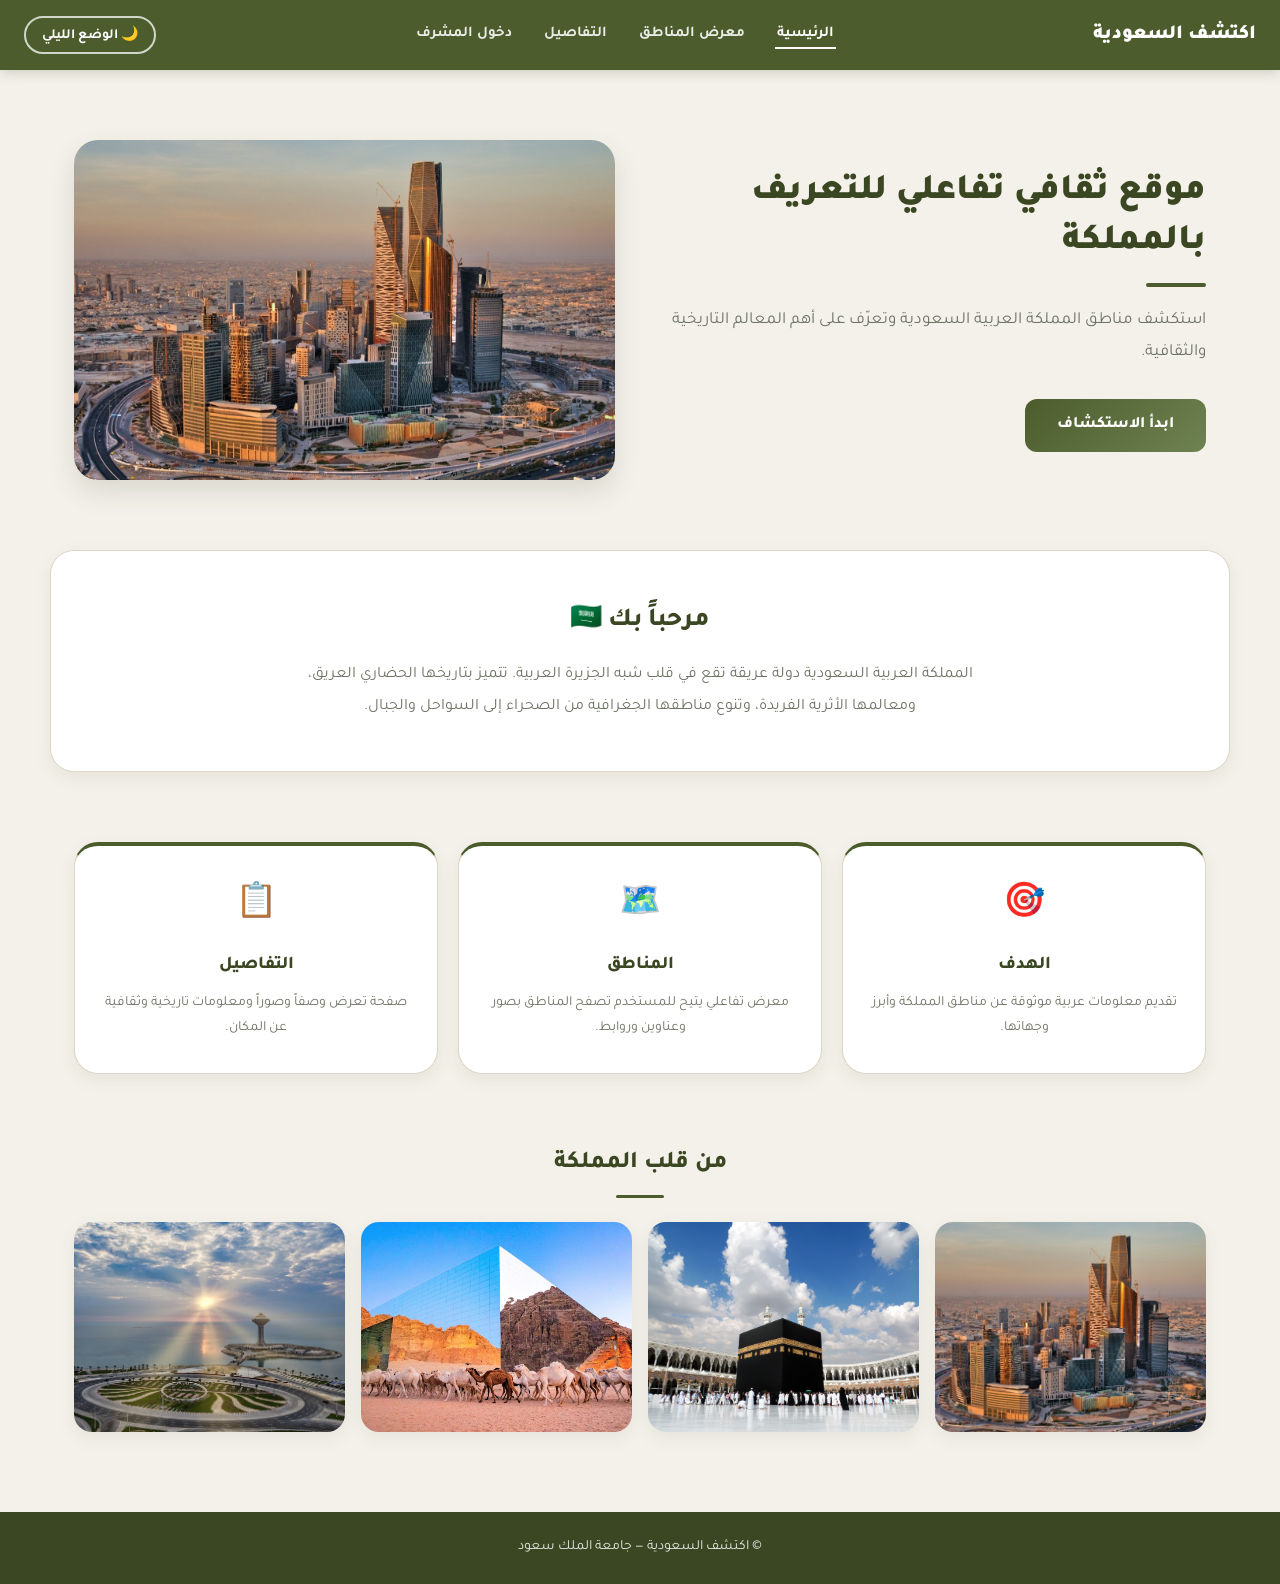
<file: web-project/project/index.html>
<!DOCTYPE html>
<html lang="ar" dir="rtl">

<head>
  <meta charset="UTF-8" />
  <meta name="viewport" content="width=device-width, initial-scale=1.0" />
  <title>اكتشف السعودية</title>

  <link href="https://fonts.googleapis.com/css2?family=Tajawal:wght@400;500;700&display=swap" rel="stylesheet" />
  <link rel="stylesheet" href="../css/main.css" />
</head>

<body>

  <header>
    <nav class="navbar">

      <div class="logo">اكتشف السعودية</div>

      <ul class="nav-links">
        <li><a href="index.html" class="active">الرئيسية</a></li>
        <li><a href="gallery.html">معرض المناطق</a></li>
        <li><a href="details.html">التفاصيل</a></li>
        <li><a href="../admin/login.html">دخول المشرف</a></li>
      </ul>

      <button id="nightModeBtn" class="night-btn">🌙 الوضع الليلي</button>

    </nav>
  </header>

  <section class="hero">

    <div class="hero-text">
      <h1>موقع ثقافي تفاعلي للتعريف بالمملكة</h1>
      <p>استكشف مناطق المملكة العربية السعودية وتعرّف على أهم المعالم التاريخية والثقافية.</p>
      <a href="gallery.html" class="btn-main">ابدأ الاستكشاف</a>
    </div>

    <div class="hero-image">
      <img src="../images/riyadh/1.jpg" alt="صورة المملكة العربية السعودية" />
    </div>

  </section>

  <section class="intro">

    <h2>مرحباً بك 🇸🇦</h2>
    <p>
      المملكة العربية السعودية دولة عريقة تقع في قلب شبه الجزيرة العربية.
      تتميز بتاريخها الحضاري العريق، ومعالمها الأثرية الفريدة،
      وتنوع مناطقها الجغرافية من الصحراء إلى السواحل والجبال.
    </p>

  </section>

  <section class="cards">

    <div class="card">
      <span class="card-icon">🎯</span>
      <h3>الهدف</h3>
      <p>تقديم معلومات عربية موثوقة عن مناطق المملكة وأبرز وجهاتها.</p>
    </div>

    <div class="card">
      <span class="card-icon">🗺️</span>
      <h3>المناطق</h3>
      <p>معرض تفاعلي يتيح للمستخدم تصفح المناطق بصور وعناوين وروابط.</p>
    </div>

    <div class="card">
      <span class="card-icon">📋</span>
      <h3>التفاصيل</h3>
      <p>صفحة تعرض وصفاً وصوراً ومعلومات تاريخية وثقافية عن المكان.</p>
    </div>

  </section>

  <section class="images-section">

    <h2>من قلب المملكة</h2>

    <div class="images-grid">
      <img src="../images/riyadh/1.jpg" alt="الرياض" />
      <img src="../images/makkah/1.jpg" alt="مكة المكرمة" />
      <img src="../images/ula/1.jpg" alt="العُلا" />
      <img src="../images/khobar/1.jpg" alt="الخبر" />
    </div>

  </section>

  <footer>
    <p>© اكتشف السعودية — جامعة الملك سعود</p>
  </footer>

  <script src="../JS/main.js"></script>

</body>
</html>
</file>
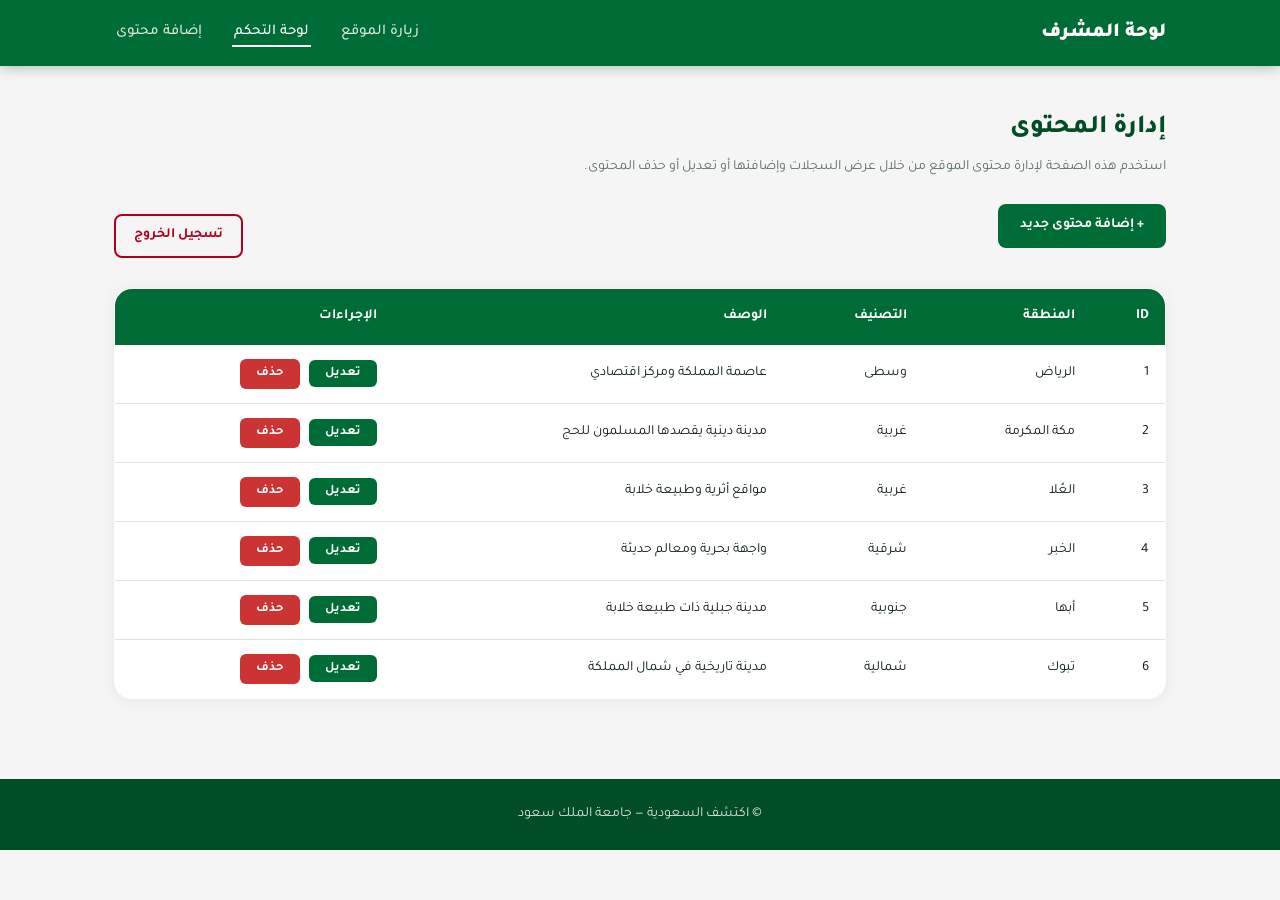
<file: dashboard.html>
<!DOCTYPE html>
<html lang="ar" dir="rtl">

<head>
  <meta charset="UTF-8" />
  <meta name="viewport" content="width=device-width, initial-scale=1.0" />
  <title>لوحة تحكم المشرف</title>

  <!-- Google Fonts -->
  <link href="https://fonts.googleapis.com/css2?family=Tajawal:wght@400;500;700&display=swap" rel="stylesheet" />

  <!-- CSS file — goes up one folder since we are inside /admin/ -->
  <link rel="stylesheet" href="../style.css" />
</head>

<body>

  <!-- ===== HEADER / NAVBAR (Admin Side) ===== -->
  <header>
    <nav class="navbar">

      <div class="logo">لوحة المشرف</div>

      <ul class="nav-links">
        <li><a href="../index.html">زيارة الموقع</a></li>
        <li><a href="dashboard.html" class="active">لوحة التحكم</a></li>
        <li><a href="add.html">إضافة محتوى</a></li>
      </ul>

    </nav>
  </header>
  <!-- ===== END HEADER ===== -->


  <!-- ===== DASHBOARD MAIN CONTENT ===== -->
  <main class="dashboard-container">

    <!-- Page title -->
    <h1>إدارة المحتوى</h1>
    <p>استخدم هذه الصفحة لإدارة محتوى الموقع من خلال عرض السجلات وإضافتها أو تعديل أو حذف المحتوى.</p>


    <!-- ===== ACTION BUTTONS ROW ===== -->
    <!-- dashboard-actions uses flexbox to put Add New on right, Logout on left -->
    <div class="dashboard-actions">

      <!-- Add New button — links to add content page -->
      <a href="add.html" class="btn-add">+ إضافة محتوى جديد</a>

      <!-- Logout link — ends the session (PHP will handle this) -->
      <a href="logout.php" class="btn-logout">تسجيل الخروج</a>

    </div>
    <!-- ===== END ACTION BUTTONS ===== -->


    <!-- ===== INLINE SUCCESS MESSAGE ===== -->
    <!-- This is hidden by default — JavaScript OR PHP will show it -->
    <!-- Used after: delete / add / update actions -->
    <div id="successMessage" class="success-message">
      <!-- Message text is set by JavaScript -->
    </div>
    <!-- ===== END SUCCESS MESSAGE ===== -->


    <!-- ===== CONTENT TABLE ===== -->
    <table class="dashboard-table">

      <!-- Table head — column titles -->
      <thead>
        <tr>
          <th>ID</th>
          <th>المنطقة</th>
          <th>التصنيف</th>
          <th>الوصف</th>
          <th>الإجراءات</th>
        </tr>
      </thead>

      <!-- Table body — rows loaded from database by PHP -->
      <!-- The rows below are EXAMPLE rows to show structure -->
      <!-- In the real project, PHP will loop and print these rows -->
      <tbody>

        <tr>
          <td>1</td>
          <td>الرياض</td>
          <td>وسطى</td>
          <td>عاصمة المملكة ومركز اقتصادي</td>
          <td>
            <!-- Edit button — links to update page with this row's ID -->
            <a href="update.php?id=1" class="btn-edit">تعديل</a>
            <!-- Delete button — JS will confirm before deleting -->
            <button class="btn-delete">حذف</button>
          </td>
        </tr>

        <tr>
          <td>2</td>
          <td>مكة المكرمة</td>
          <td>غربية</td>
          <td>مدينة دينية يقصدها المسلمون للحج</td>
          <td>
            <a href="update.php?id=2" class="btn-edit">تعديل</a>
            <button class="btn-delete">حذف</button>
          </td>
        </tr>

        <tr>
          <td>3</td>
          <td>العُلا</td>
          <td>غربية</td>
          <td>مواقع أثرية وطبيعة خلابة</td>
          <td>
            <a href="update.php?id=3" class="btn-edit">تعديل</a>
            <button class="btn-delete">حذف</button>
          </td>
        </tr>

        <tr>
          <td>4</td>
          <td>الخبر</td>
          <td>شرقية</td>
          <td>واجهة بحرية ومعالم حديثة</td>
          <td>
            <a href="update.php?id=4" class="btn-edit">تعديل</a>
            <button class="btn-delete">حذف</button>
          </td>
        </tr>

        <tr>
          <td>5</td>
          <td>أبها</td>
          <td>جنوبية</td>
          <td>مدينة جبلية ذات طبيعة خلابة</td>
          <td>
            <a href="update.php?id=5" class="btn-edit">تعديل</a>
            <button class="btn-delete">حذف</button>
          </td>
        </tr>

        <tr>
          <td>6</td>
          <td>تبوك</td>
          <td>شمالية</td>
          <td>مدينة تاريخية في شمال المملكة</td>
          <td>
            <a href="update.php?id=6" class="btn-edit">تعديل</a>
            <button class="btn-delete">حذف</button>
          </td>
        </tr>

      </tbody>

    </table>
    <!-- ===== END CONTENT TABLE ===== -->

  </main>
  <!-- ===== END DASHBOARD MAIN CONTENT ===== -->


  <!-- ===== FOOTER ===== -->
  <footer>
    <p>© اكتشف السعودية — جامعة الملك سعود</p>
  </footer>
  <!-- ===== END FOOTER ===== -->


  <!-- JavaScript file — goes up one folder -->
  <script src="../script.js"></script>

</body>
</html>
</file>
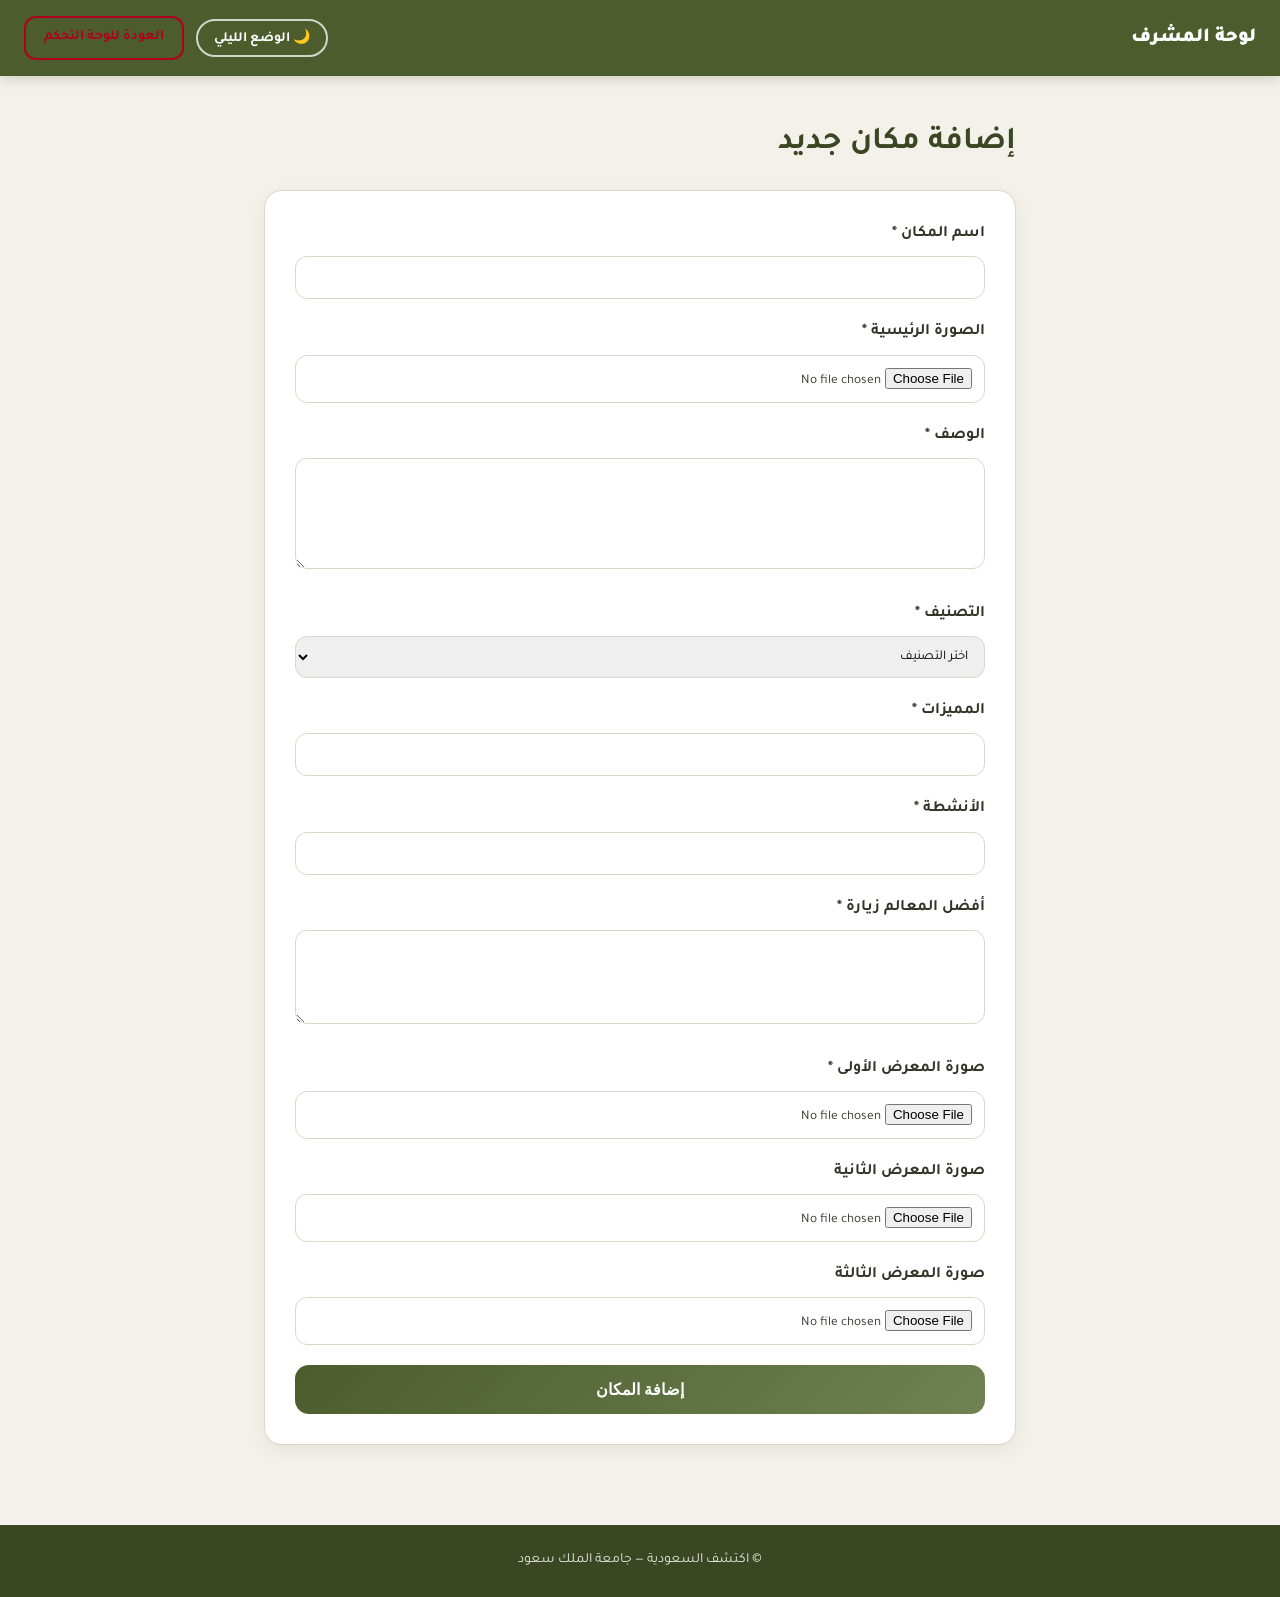
<file: web-project/admin/add.html>
<!DOCTYPE html>
<html lang="ar" dir="rtl">
<head>
  <meta charset="UTF-8" />
  <meta name="viewport" content="width=device-width, initial-scale=1.0" />
  <title>إضافة مكان جديد</title>

  <link rel="stylesheet" href="../css/main.css" />
  <link rel="stylesheet" href="../css/add.css" />
</head>
<body>

<header>
  <nav class="navbar admin-navbar-simple">
    <div class="logo">لوحة المشرف</div>

    <div class="admin-navbar-actions">
      <button id="nightModeBtn" class="night-btn">🌙 الوضع الليلي</button>
      <a href="dashboard.html" class="btn-logout admin-logout-link">العودة للوحة التحكم</a>
    </div>
  </nav>
</header>

<main class="add-container">
  <h1>إضافة مكان جديد</h1>

  <form id="addForm" class="add-form" novalidate>

    <div class="form-group">
      <label>اسم المكان *</label>
      <input type="text" id="placeName" />
      <small class="error-message"></small>
    </div>

    <div class="form-group">
      <label>الصورة الرئيسية *</label>
      <input type="file" id="mainImage" accept="image/*" />
      <small class="error-message"></small>
    </div>

    <div class="form-group">
      <label>الوصف *</label>
      <textarea id="placeDescription" rows="5"></textarea>
      <small class="error-message"></small>
    </div>

    <div class="form-group">
      <label>التصنيف *</label>
      <select id="placeType">
        <option value="">اختر التصنيف</option>
        <option>غربية</option>
        <option>شرقية</option>
        <option>وسطى</option>
        <option>جنوبية</option>
        <option>شمالية</option>
      </select>
      <small class="error-message"></small>
    </div>

    <div class="form-group">
      <label>المميزات *</label>
      <input type="text" id="placeFeatures" />
      <small class="error-message"></small>
    </div>

    <div class="form-group">
      <label>الأنشطة *</label>
      <input type="text" id="placeActivities" />
      <small class="error-message"></small>
    </div>

    <div class="form-group">
      <label>أفضل المعالم زيارة *</label>
      <textarea id="bestLandmarks" rows="4"></textarea>
      <small class="error-message"></small>
    </div>

    <div class="form-group">
      <label>صورة المعرض الأولى *</label>
      <input type="file" id="gallery1" accept="image/*" />
      <small class="error-message"></small>
    </div>

    <div class="form-group">
      <label>صورة المعرض الثانية</label>
      <input type="file" id="gallery2" accept="image/*" />
    </div>

    <div class="form-group">
      <label>صورة المعرض الثالثة</label>
      <input type="file" id="gallery3" accept="image/*" />
    </div>

    <button type="submit" class="btn-save-update">إضافة المكان</button>
  </form>
</main>

<footer>
  <p>© اكتشف السعودية — جامعة الملك سعود</p>
</footer>

<script src="../JS/main.js"></script>
<script src="../JS/add.js"></script>
</body>
</html>
</file>
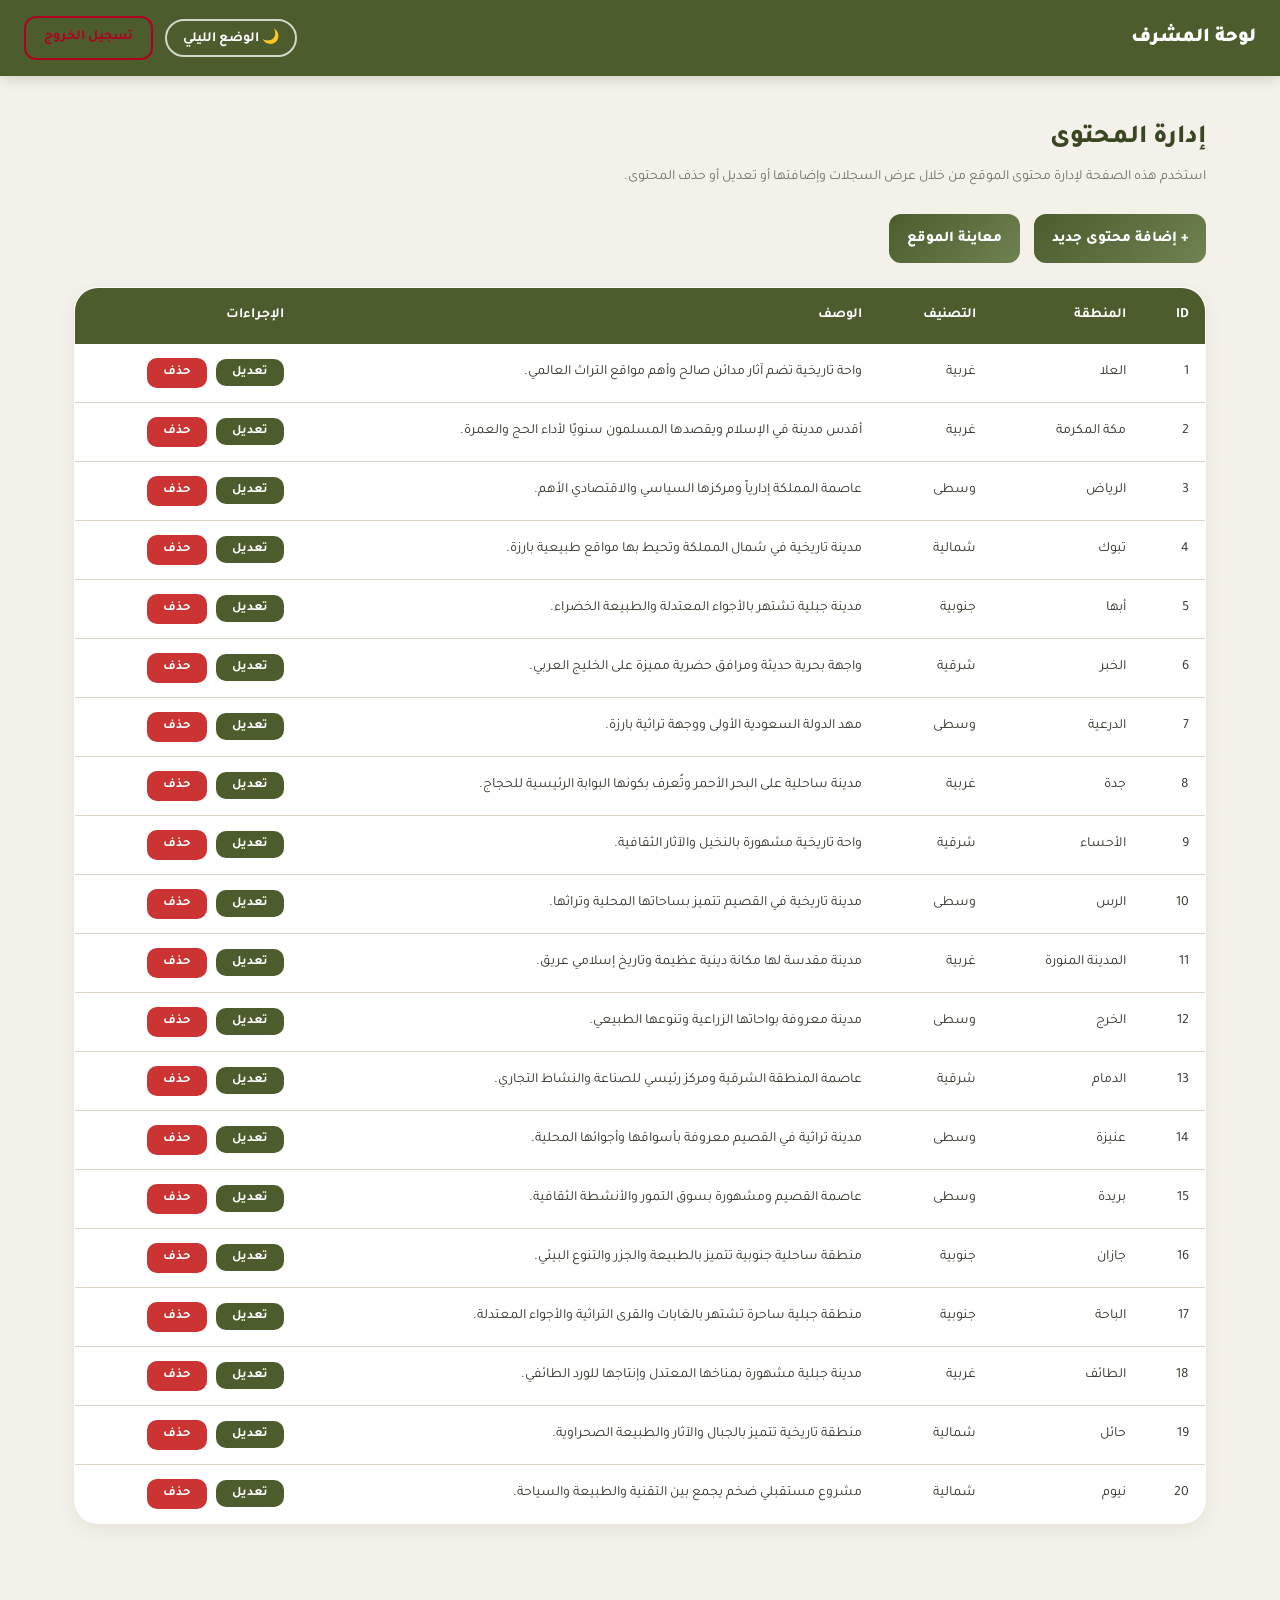
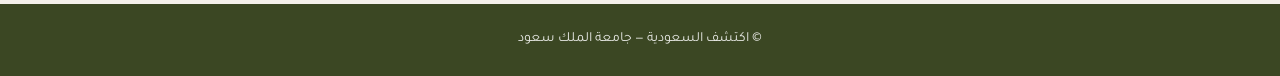
<file: web-project/admin/dashboard.html>
<!DOCTYPE html>
<html lang="ar" dir="rtl">

<head>
  <meta charset="UTF-8" />
  <meta name="viewport" content="width=device-width, initial-scale=1.0" />
  <title>لوحة تحكم المشرف</title>

  <link href="https://fonts.googleapis.com/css2?family=Tajawal:wght@400;500;700&display=swap" rel="stylesheet" />
  <link rel="stylesheet" href="../css/main.css">
</head>

<body>

  <header>
    <nav class="navbar admin-navbar-simple">
      <div class="logo">لوحة المشرف</div>

      <div class="admin-navbar-actions">
        <button id="nightModeBtn" class="night-btn">🌙 الوضع الليلي</button>
        <a href="login.html" class="btn-logout admin-logout-link">تسجيل الخروج</a>
      </div>
    </nav>
  </header>

  <main class="dashboard-container">

    <h1>إدارة المحتوى</h1>
    <p>استخدم هذه الصفحة لإدارة محتوى الموقع من خلال عرض السجلات وإضافتها أو تعديل أو حذف المحتوى.</p>

    <div class="dashboard-actions">
      <a href="add.html" class="btn-add">+ إضافة محتوى جديد</a>
      <a href="../project/index.html" class="btn-add">معاينة الموقع</a>
    </div>

    <div id="successMessage" class="success-message"></div>

    <table class="dashboard-table">
      <thead>
        <tr>
          <th>ID</th>
          <th>المنطقة</th>
          <th>التصنيف</th>
          <th>الوصف</th>
          <th>الإجراءات</th>
        </tr>
      </thead>

      <tbody>
        <tr>
          <td>1</td>
          <td>العلا</td>
          <td>غربية</td>
          <td>واحة تاريخية تضم آثار مدائن صالح وأهم مواقع التراث العالمي.</td>
          <td>
            <a href="update.html?city=العلا" class="btn-edit">تعديل</a>
            <button class="btn-delete">حذف</button>
          </td>
        </tr>

        <tr>
          <td>2</td>
          <td>مكة المكرمة</td>
          <td>غربية</td>
          <td>أقدس مدينة في الإسلام ويقصدها المسلمون سنويًا لأداء الحج والعمرة.</td>
          <td>
            <a href="update.html?city=مكة" class="btn-edit">تعديل</a>
            <button class="btn-delete">حذف</button>
          </td>
        </tr>

        <tr>
          <td>3</td>
          <td>الرياض</td>
          <td>وسطى</td>
          <td>عاصمة المملكة إدارياً ومركزها السياسي والاقتصادي الأهم.</td>
          <td>
            <a href="update.html?city=الرياض" class="btn-edit">تعديل</a>
            <button class="btn-delete">حذف</button>
          </td>
        </tr>

        <tr>
          <td>4</td>
          <td>تبوك</td>
          <td>شمالية</td>
          <td>مدينة تاريخية في شمال المملكة وتحيط بها مواقع طبيعية بارزة.</td>
          <td>
            <a href="update.html?city=تبوك" class="btn-edit">تعديل</a>
            <button class="btn-delete">حذف</button>
          </td>
        </tr>

        <tr>
          <td>5</td>
          <td>أبها</td>
          <td>جنوبية</td>
          <td>مدينة جبلية تشتهر بالأجواء المعتدلة والطبيعة الخضراء.</td>
          <td>
            <a href="update.html?city=أبها" class="btn-edit">تعديل</a>
            <button class="btn-delete">حذف</button>
          </td>
        </tr>

        <tr>
          <td>6</td>
          <td>الخبر</td>
          <td>شرقية</td>
          <td>واجهة بحرية حديثة ومرافق حضرية مميزة على الخليج العربي.</td>
          <td>
            <a href="update.html?city=الخبر" class="btn-edit">تعديل</a>
            <button class="btn-delete">حذف</button>
          </td>
        </tr>

        <tr>
          <td>7</td>
          <td>الدرعية</td>
          <td>وسطى</td>
          <td>مهد الدولة السعودية الأولى ووجهة تراثية بارزة.</td>
          <td>
            <a href="update.html?city=الدرعية" class="btn-edit">تعديل</a>
            <button class="btn-delete">حذف</button>
          </td>
        </tr>

        <tr>
          <td>8</td>
          <td>جدة</td>
          <td>غربية</td>
          <td>مدينة ساحلية على البحر الأحمر وتُعرف بكونها البوابة الرئيسية للحجاج.</td>
          <td>
            <a href="update.html?city=جدة" class="btn-edit">تعديل</a>
            <button class="btn-delete">حذف</button>
          </td>
        </tr>

        <tr>
          <td>9</td>
          <td>الأحساء</td>
          <td>شرقية</td>
          <td>واحة تاريخية مشهورة بالنخيل والآثار الثقافية.</td>
          <td>
            <a href="update.html?city=الأحساء" class="btn-edit">تعديل</a>
            <button class="btn-delete">حذف</button>
          </td>
        </tr>

        <tr>
          <td>10</td>
          <td>الرس</td>
          <td>وسطى</td>
          <td>مدينة تاريخية في القصيم تتميز بساحاتها المحلية وتراثها.</td>
          <td>
            <a href="update.html?city=الرس" class="btn-edit">تعديل</a>
            <button class="btn-delete">حذف</button>
          </td>
        </tr>

        <tr>
          <td>11</td>
          <td>المدينة المنورة</td>
          <td>غربية</td>
          <td>مدينة مقدسة لها مكانة دينية عظيمة وتاريخ إسلامي عريق.</td>
          <td>
            <a href="update.html?city=المدينة" class="btn-edit">تعديل</a>
            <button class="btn-delete">حذف</button>
          </td>
        </tr>

        <tr>
          <td>12</td>
          <td>الخرج</td>
          <td>وسطى</td>
          <td>مدينة معروفة بواحاتها الزراعية وتنوعها الطبيعي.</td>
          <td>
            <a href="update.html?city=الخرج" class="btn-edit">تعديل</a>
            <button class="btn-delete">حذف</button>
          </td>
        </tr>

        <tr>
          <td>13</td>
          <td>الدمام</td>
          <td>شرقية</td>
          <td>عاصمة المنطقة الشرقية ومركز رئيسي للصناعة والنشاط التجاري.</td>
          <td>
            <a href="update.html?city=الدمام" class="btn-edit">تعديل</a>
            <button class="btn-delete">حذف</button>
          </td>
        </tr>

        <tr>
          <td>14</td>
          <td>عنيزة</td>
          <td>وسطى</td>
          <td>مدينة تراثية في القصيم معروفة بأسواقها وأجوائها المحلية.</td>
          <td>
            <a href="update.html?city=عنيزة" class="btn-edit">تعديل</a>
            <button class="btn-delete">حذف</button>
          </td>
        </tr>

        <tr>
          <td>15</td>
          <td>بريدة</td>
          <td>وسطى</td>
          <td>عاصمة القصيم ومشهورة بسوق التمور والأنشطة الثقافية.</td>
          <td>
            <a href="update.html?city=بريدة" class="btn-edit">تعديل</a>
            <button class="btn-delete">حذف</button>
          </td>
        </tr>

        <tr>
          <td>16</td>
          <td>جازان</td>
          <td>جنوبية</td>
          <td>منطقة ساحلية جنوبية تتميز بالطبيعة والجزر والتنوع البيئي.</td>
          <td>
            <a href="update.html?city=جازان" class="btn-edit">تعديل</a>
            <button class="btn-delete">حذف</button>
          </td>
        </tr>

        <tr>
          <td>17</td>
          <td>الباحة</td>
          <td>جنوبية</td>
          <td>منطقة جبلية ساحرة تشتهر بالغابات والقرى التراثية والأجواء المعتدلة.</td>
          <td>
            <a href="update.html?city=الباحة" class="btn-edit">تعديل</a>
            <button class="btn-delete">حذف</button>
          </td>
        </tr>

        <tr>
          <td>18</td>
          <td>الطائف</td>
          <td>غربية</td>
          <td>مدينة جبلية مشهورة بمناخها المعتدل وإنتاجها للورد الطائفي.</td>
          <td>
            <a href="update.html?city=الطائف" class="btn-edit">تعديل</a>
            <button class="btn-delete">حذف</button>
          </td>
        </tr>

        <tr>
          <td>19</td>
          <td>حائل</td>
          <td>شمالية</td>
          <td>منطقة تاريخية تتميز بالجبال والآثار والطبيعة الصحراوية.</td>
          <td>
            <a href="update.html?city=حائل" class="btn-edit">تعديل</a>
            <button class="btn-delete">حذف</button>
          </td>
        </tr>

        <tr>
          <td>20</td>
          <td>نيوم</td>
          <td>شمالية</td>
          <td>مشروع مستقبلي ضخم يجمع بين التقنية والطبيعة والسياحة.</td>
          <td>
            <a href="update.html?city=نيوم" class="btn-edit">تعديل</a>
            <button class="btn-delete">حذف</button>
          </td>
        </tr>
      </tbody>
    </table>

  </main>

  <footer>
    <p>© اكتشف السعودية — جامعة الملك سعود</p>
  </footer>

  <script src="../JS/main.js"></script>

</body>
</html>
</file>
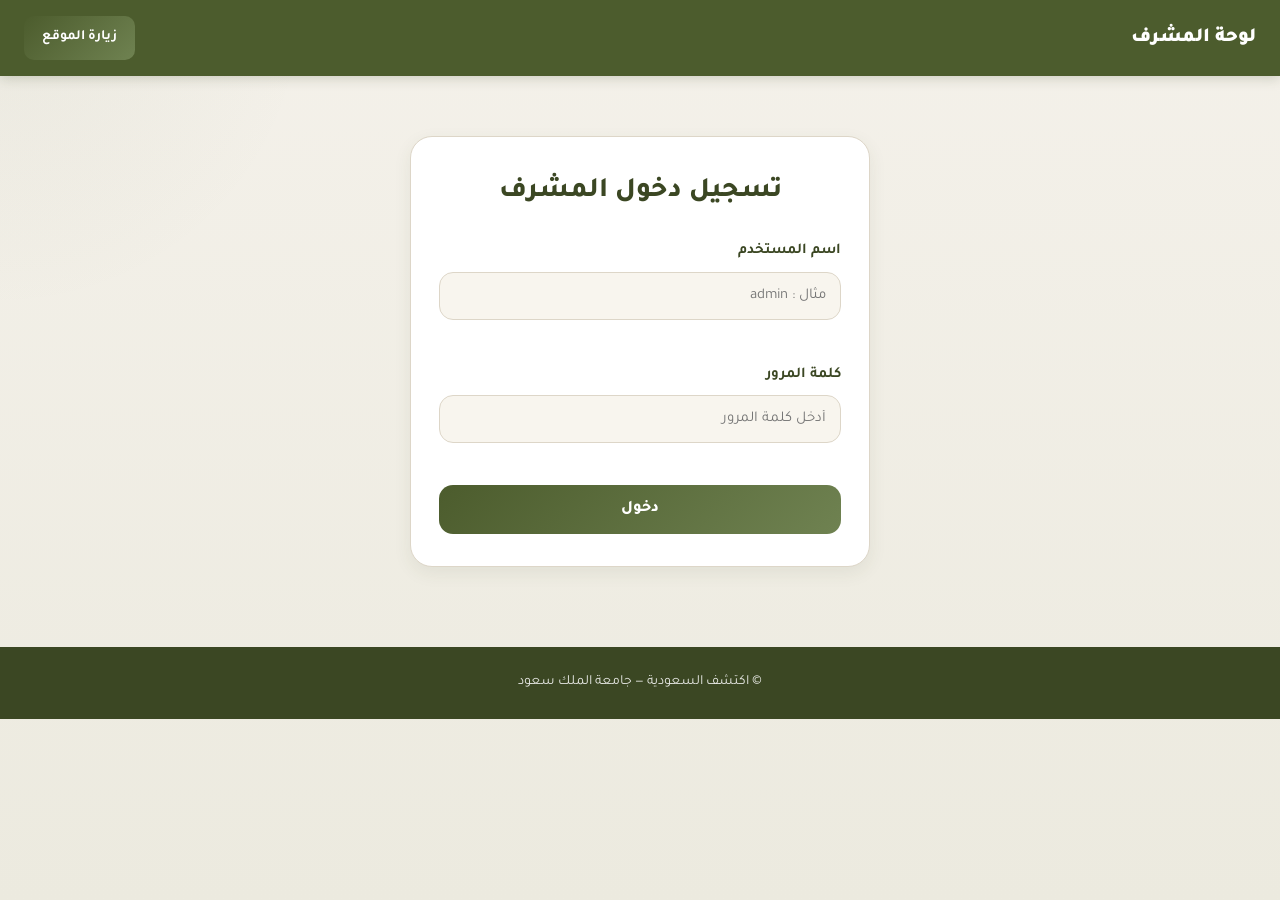
<file: web-project/admin/login.html>
<!DOCTYPE html>
<html lang="ar" dir="rtl">
<head>
  <meta charset="UTF-8" />
  <meta name="viewport" content="width=device-width, initial-scale=1.0" />
  <title>تسجيل دخول المشرف</title>

  <link href="https://fonts.googleapis.com/css2?family=Tajawal:wght@400;500;700;800&display=swap" rel="stylesheet" />
  <link rel="stylesheet" href="../css/main.css">
  <link rel="stylesheet" href="../css/login.css">
</head>
<body class="login-page">

  <header>
    <nav class="navbar admin-navbar-simple">
      <div class="logo">لوحة المشرف</div>

      <div class="admin-navbar-actions">
        <a href="../project/index.html" class="btn-back-dashboard">زيارة الموقع</a>
      </div>
    </nav>
  </header>

  <main class="login-shell">
    <form id="loginForm" class="login-card" novalidate>
      <h1>تسجيل دخول المشرف</h1>

      <div id="loginErrorMessage" class="login-error-message"></div>

      <div class="form-group">
        <label for="username">اسم المستخدم</label>
        <input type="text" id="username" placeholder="مثال : admin">
        <small class="error-message"></small>
      </div>

      <div class="form-group">
        <label for="password">كلمة المرور</label>
        <input type="password" id="password" placeholder="أدخل كلمة المرور">
        <small class="error-message"></small>
      </div>

      <button type="submit" class="btn-login">دخول</button>
    </form>
  </main>

  <footer>
    <p>© اكتشف السعودية — جامعة الملك سعود</p>
  </footer>

  <script src="../JS/main.js"></script>
  <script src="../JS/login.js"></script>
</body>
</html>
</file>
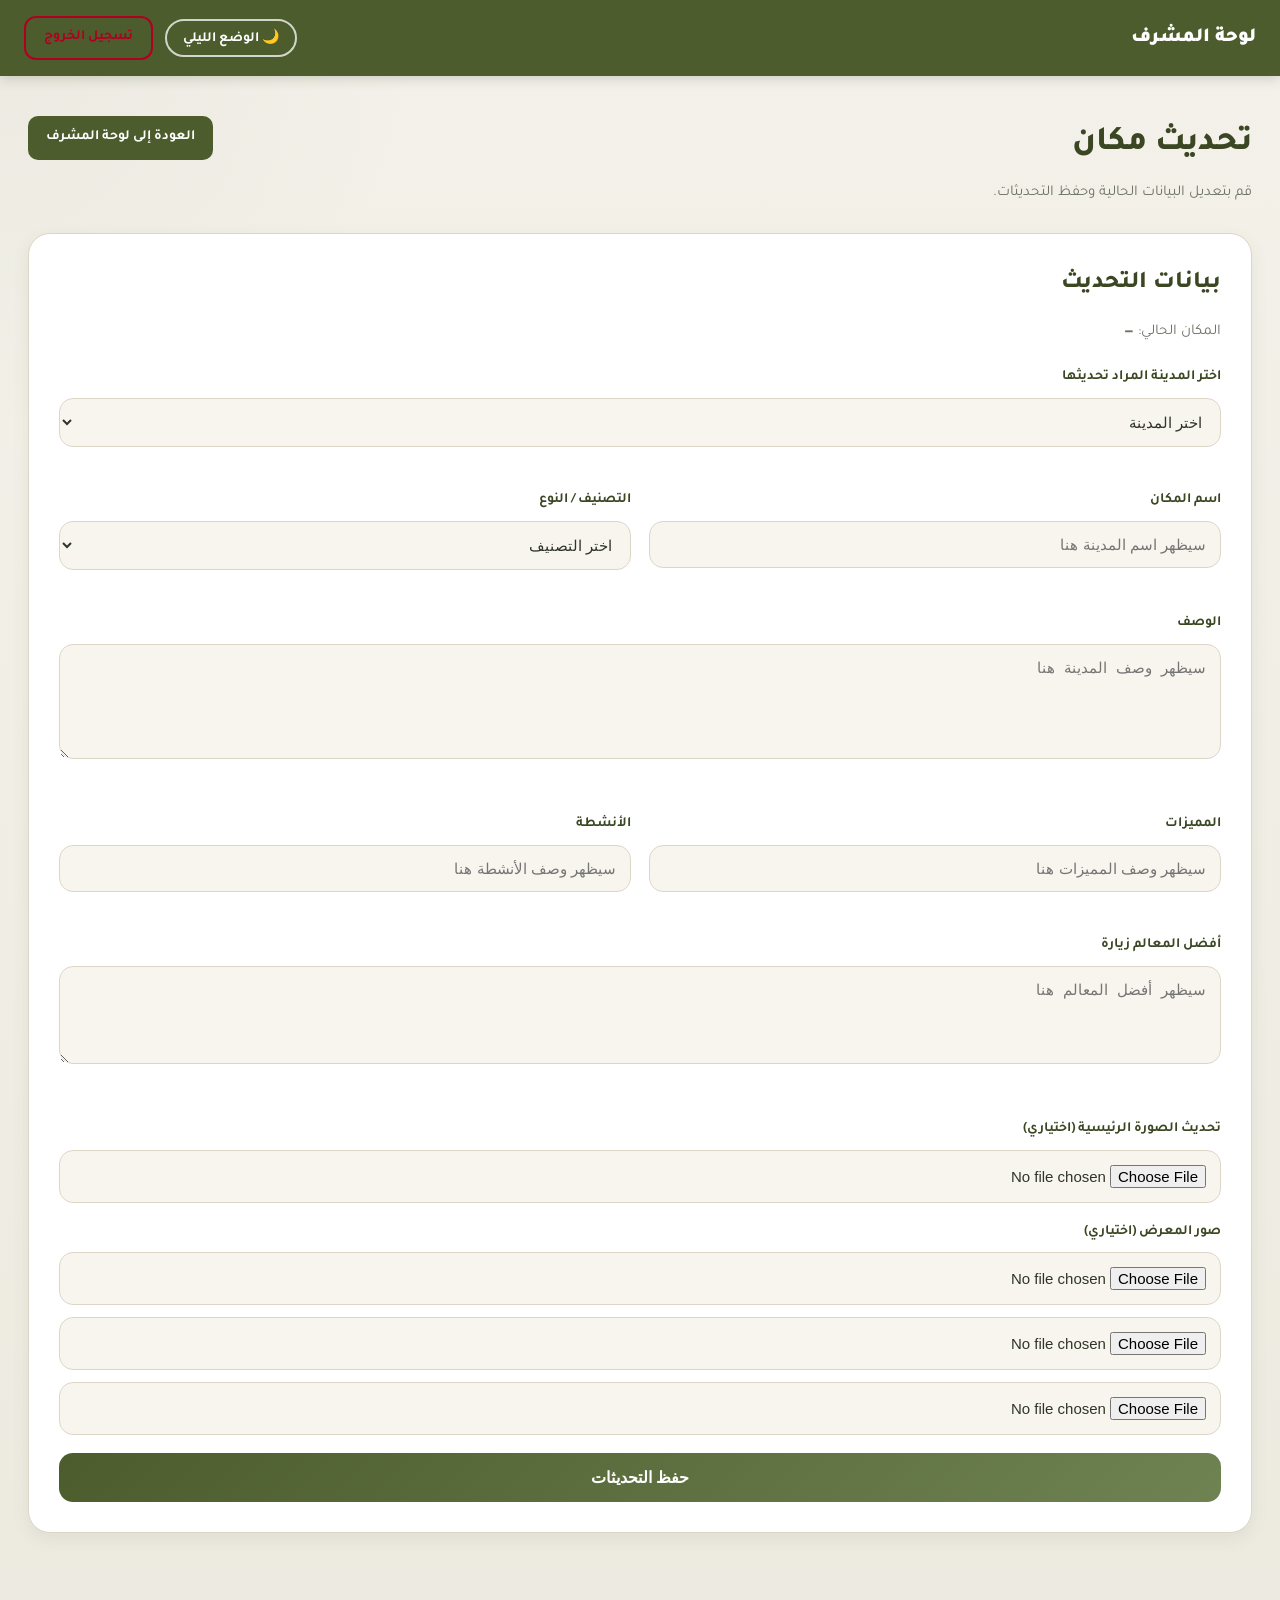
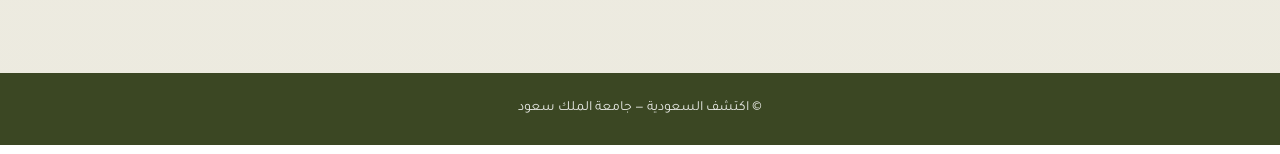
<file: web-project/admin/update.html>
<!DOCTYPE html>
<html lang="ar" dir="rtl">
<head>
  <meta charset="UTF-8" />
  <meta name="viewport" content="width=device-width, initial-scale=1.0" />
  <title>تحديث مكان | لوحة المشرف</title>

  <link href="https://fonts.googleapis.com/css2?family=Tajawal:wght@400;500;700;800&display=swap" rel="stylesheet" />
  <link rel="stylesheet" href="../css/main.css">
  <link rel="stylesheet" href="../css/update.css">
</head>
<body class="update-page">

  <header>
    <nav class="navbar admin-navbar-simple">
      <div class="logo">لوحة المشرف</div>

      <div class="admin-navbar-actions">
        <button id="nightModeBtn" class="night-btn">🌙 الوضع الليلي</button>
        <a href="login.html" class="btn-logout admin-logout-link">تسجيل الخروج</a>
      </div>
    </nav>
  </header>

  <main class="update-shell">
    <section class="update-head">
      <div>
        <h1>تحديث مكان</h1>
        <p>قم بتعديل البيانات الحالية وحفظ التحديثات.</p>
      </div>

      <a href="dashboard.html" class="btn-back-dashboard">العودة إلى لوحة المشرف</a>
    </section>

    <section class="update-layout">
      <form id="updateForm" class="update-form-card" novalidate>
        <h2>بيانات التحديث</h2>
        <p class="update-current-name">المكان الحالي: <strong id="currentPlaceName">—</strong></p>

        <div class="form-group">
          <label for="citySelector">اختر المدينة المراد تحديثها</label>
          <select id="citySelector">
            <option value="" disabled selected hidden>اختر المدينة</option>
            <option value="العلا">العلا</option>
            <option value="مكة">مكة</option>
            <option value="الرياض">الرياض</option>
            <option value="تبوك">تبوك</option>
            <option value="أبها">أبها</option>
            <option value="الخبر">الخبر</option>
            <option value="الدرعية">الدرعية</option>
            <option value="جدة">جدة</option>
            <option value="الأحساء">الأحساء</option>
            <option value="الرس">الرس</option>
            <option value="المدينة">المدينة</option>
            <option value="الخرج">الخرج</option>
            <option value="الدمام">الدمام</option>
            <option value="عنيزة">عنيزة</option>
            <option value="بريدة">بريدة</option>
            <option value="جازان">جازان</option>
            <option value="الباحة">الباحة</option>
            <option value="الطائف">الطائف</option>
            <option value="حائل">حائل</option>
            <option value="نيوم">نيوم</option>
          </select>
          <small class="error-message"></small>
        </div>

        <div class="form-grid">
          <div class="form-group">
            <label for="placeName">اسم المكان</label>
            <input type="text" id="placeName" placeholder="سيظهر اسم المدينة هنا" />
            <small class="error-message"></small>
          </div>

          <div class="form-group">
            <label for="placeType">التصنيف / النوع</label>
            <select id="placeType">
              <option value="" disabled selected hidden>اختر التصنيف</option>
              <option value="غربية">غربية</option>
              <option value="شرقية">شرقية</option>
              <option value="وسطى">وسطى</option>
              <option value="جنوبية">جنوبية</option>
              <option value="شمالية">شمالية</option>
            </select>
            <small class="error-message"></small>
          </div>
        </div>

        <div class="form-group">
          <label for="placeDescription">الوصف</label>
          <textarea id="placeDescription" rows="5" placeholder="سيظهر وصف المدينة هنا"></textarea>
          <small class="error-message"></small>
        </div>

        <div class="form-grid">
          <div class="form-group">
            <label for="placeFeatures">المميزات</label>
            <input type="text" id="placeFeatures" placeholder="سيظهر وصف المميزات هنا" />
            <small class="error-message"></small>
          </div>

          <div class="form-group">
            <label for="placeActivities">الأنشطة</label>
            <input type="text" id="placeActivities" placeholder="سيظهر وصف الأنشطة هنا" />
            <small class="error-message"></small>
          </div>
        </div>

        <div class="form-group">
          <label for="bestLandmarks">أفضل المعالم زيارة</label>
          <textarea id="bestLandmarks" rows="4" placeholder="سيظهر أفضل المعالم هنا"></textarea>
          <small class="error-message"></small>
        </div>

        <div class="form-group">
          <label for="mainImage">تحديث الصورة الرئيسية (اختياري)</label>
          <input type="file" id="mainImage" accept="image/*" />
        </div>

        <div class="form-group">
          <label>صور المعرض (اختياري)</label>
          <div class="multi-file-grid">
            <input type="file" class="gallery-input" accept="image/*" />
            <input type="file" class="gallery-input" accept="image/*" />
            <input type="file" class="gallery-input" accept="image/*" />
          </div>
        </div>

        <button type="submit" class="btn-save-update">حفظ التحديثات</button>
      </form>
    </section>
  </main>

  <footer>
    <p>© اكتشف السعودية — جامعة الملك سعود</p>
  </footer>

  <script src="../JS/main.js"></script>
  <script src="../JS/update.js"></script>
</body>
</html>
</file>
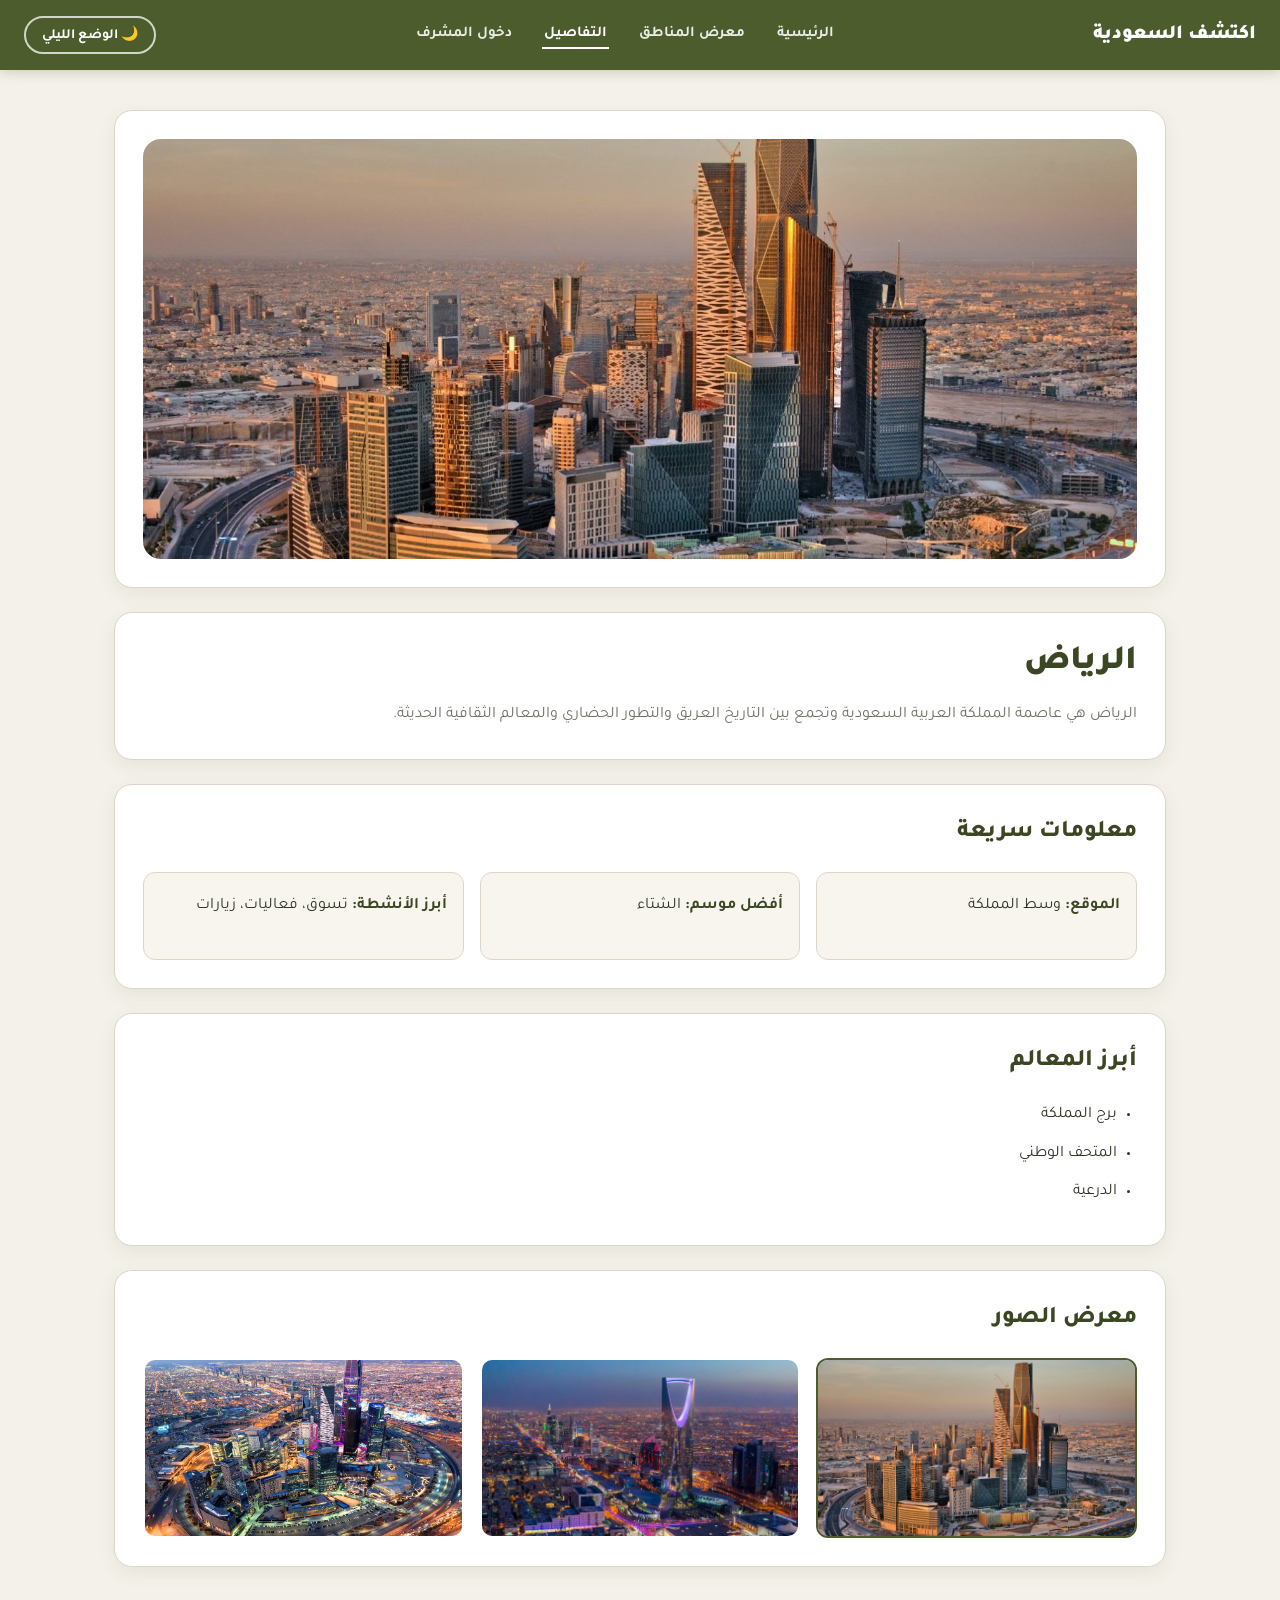
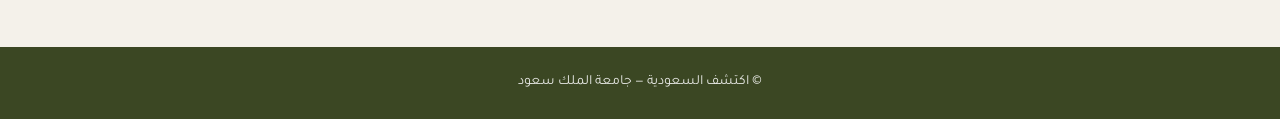
<file: web-project/project/details.html>
<!DOCTYPE html>
<html lang="ar" dir="rtl">

<head>
  <meta charset="UTF-8" />
  <meta name="viewport" content="width=device-width, initial-scale=1.0" />
  <title>تفاصيل المكان</title>

  <link href="https://fonts.googleapis.com/css2?family=Tajawal:wght@400;500;700;800&display=swap" rel="stylesheet" />
  <link rel="stylesheet" href="../css/main.css">
  <link rel="stylesheet" href="../css/details.css">
</head>

<body>

  <header>
    <nav class="navbar">
      <div class="logo">اكتشف السعودية</div>

      <ul class="nav-links">
        <li><a href="index.html">الرئيسية</a></li>
        <li><a href="gallery.html">معرض المناطق</a></li>
        <li><a href="details.html" class="active">التفاصيل</a></li>
        <li><a href="../admin/login.html">دخول المشرف</a></li>
      </ul>

      <button id="nightModeBtn" class="night-btn">🌙 الوضع الليلي</button>
    </nav>
  </header>

  <main class="details-shell">

    <section class="details-hero-card">
      <img id="mainImage" src="../images/riyadh/1.jpg" alt="الصورة الرئيسية">
    </section>

    <section class="details-info-card">
      <h1 id="placeTitle">الرياض</h1>
      <p id="placeDescription">
        الرياض هي عاصمة المملكة العربية السعودية وتجمع بين التاريخ العريق
        والتطور الحضاري والمعالم الثقافية الحديثة.
      </p>
    </section>

    <section class="quick-info-card">
      <h2>معلومات سريعة</h2>
      <div class="quick-info-grid">
        <div class="quick-info-item"><strong>الموقع:</strong> <span id="placeLocation">وسط المملكة</span></div>
        <div class="quick-info-item"><strong>أفضل موسم:</strong> <span id="placeSeason">الشتاء</span></div>
        <div class="quick-info-item"><strong>أبرز الأنشطة:</strong> <span id="placeActivities">تسوق، فعاليات، زيارات</span></div>
      </div>
    </section>

    <section class="landmarks-card">
      <h2>أبرز المعالم</h2>
      <ul class="landmarks-list" id="landmarksList">
        <li>برج المملكة</li>
        <li>المتحف الوطني</li>
        <li>الدرعية</li>
      </ul>
    </section>

    <section class="gallery-card">
      <h2>معرض الصور</h2>
      <div class="thumb-grid">
        <img class="thumb active-thumb" src="../images/riyadh/1.jpg" alt="صورة 1">
        <img class="thumb" src="../images/riyadh/2.jpg" alt="صورة 2">
        <img class="thumb" src="../images/riyadh/3.jpg" alt="صورة 3">
      </div>
    </section>

  </main>

  <footer>
    <p>© اكتشف السعودية — جامعة الملك سعود</p>
  </footer>

  <script src="../JS/main.js"></script>
  <script src="../JS/details.js"></script>
</body>
</html>
</file>
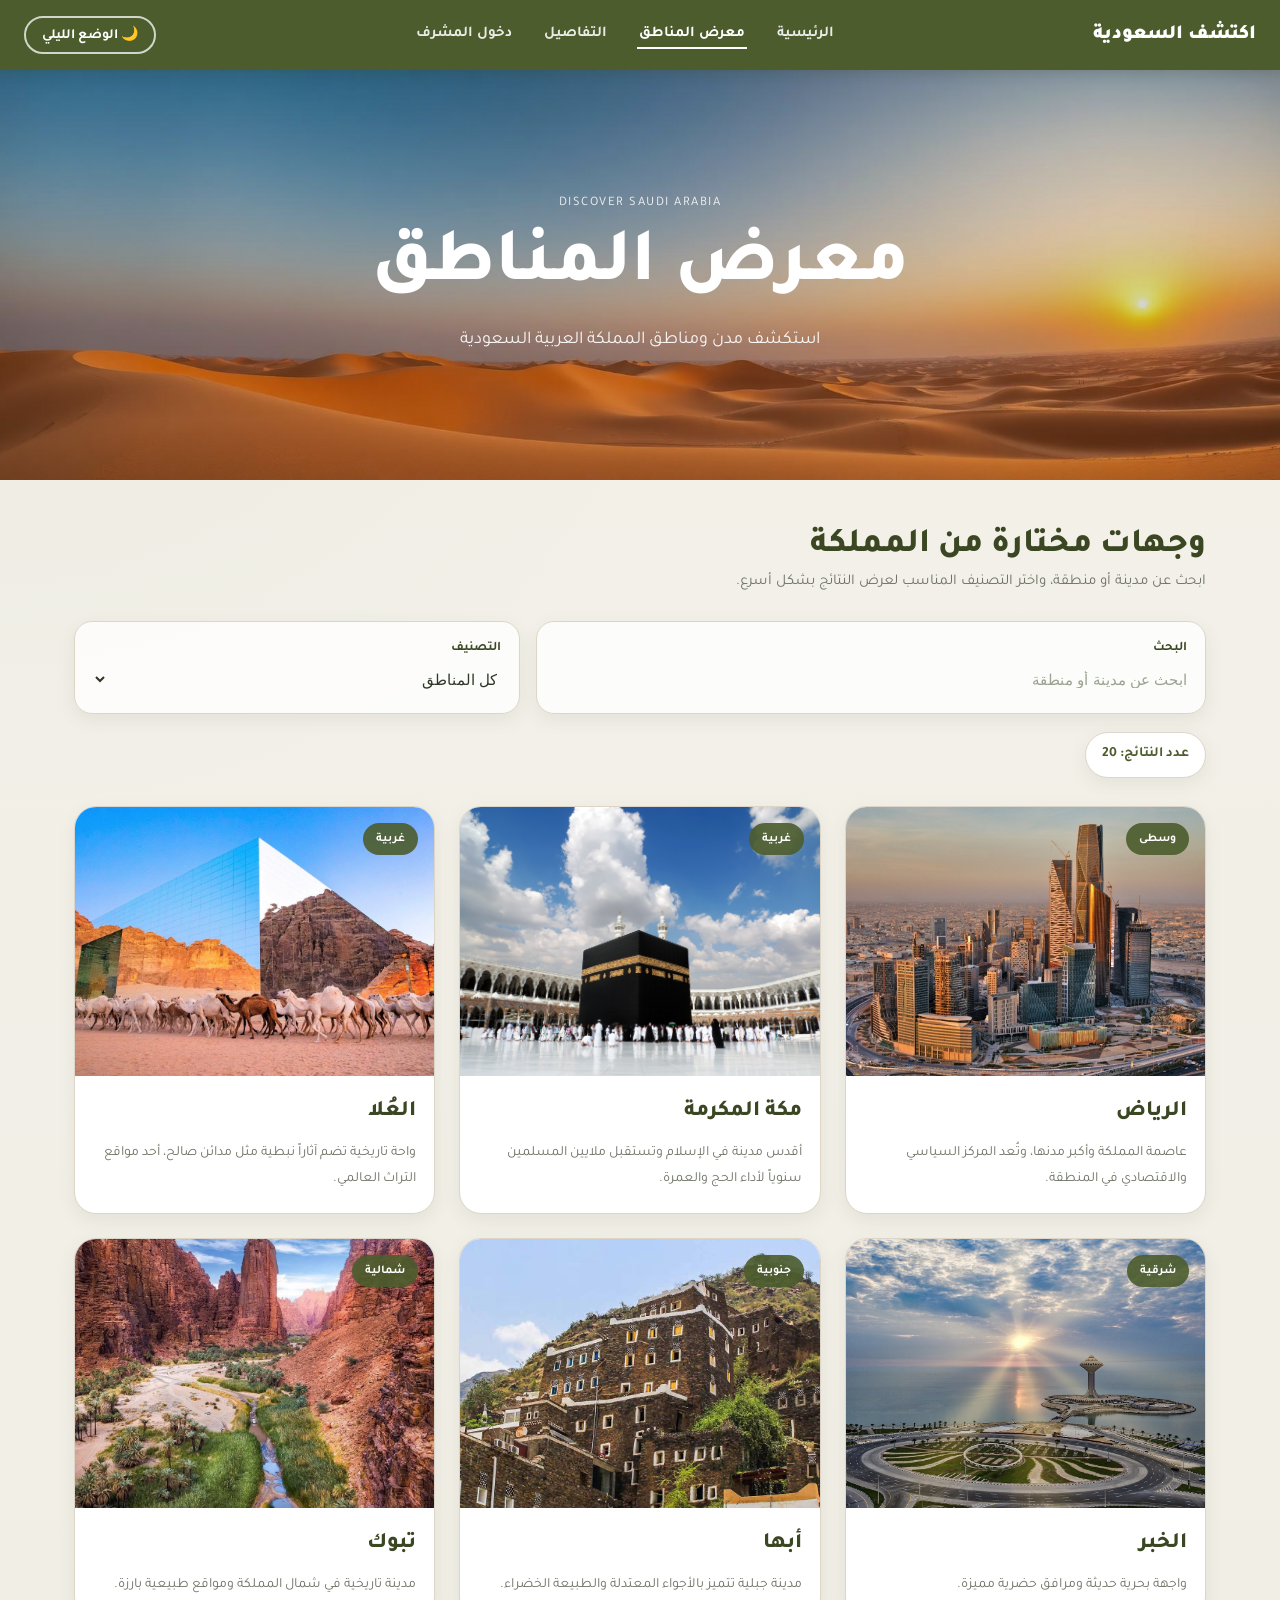
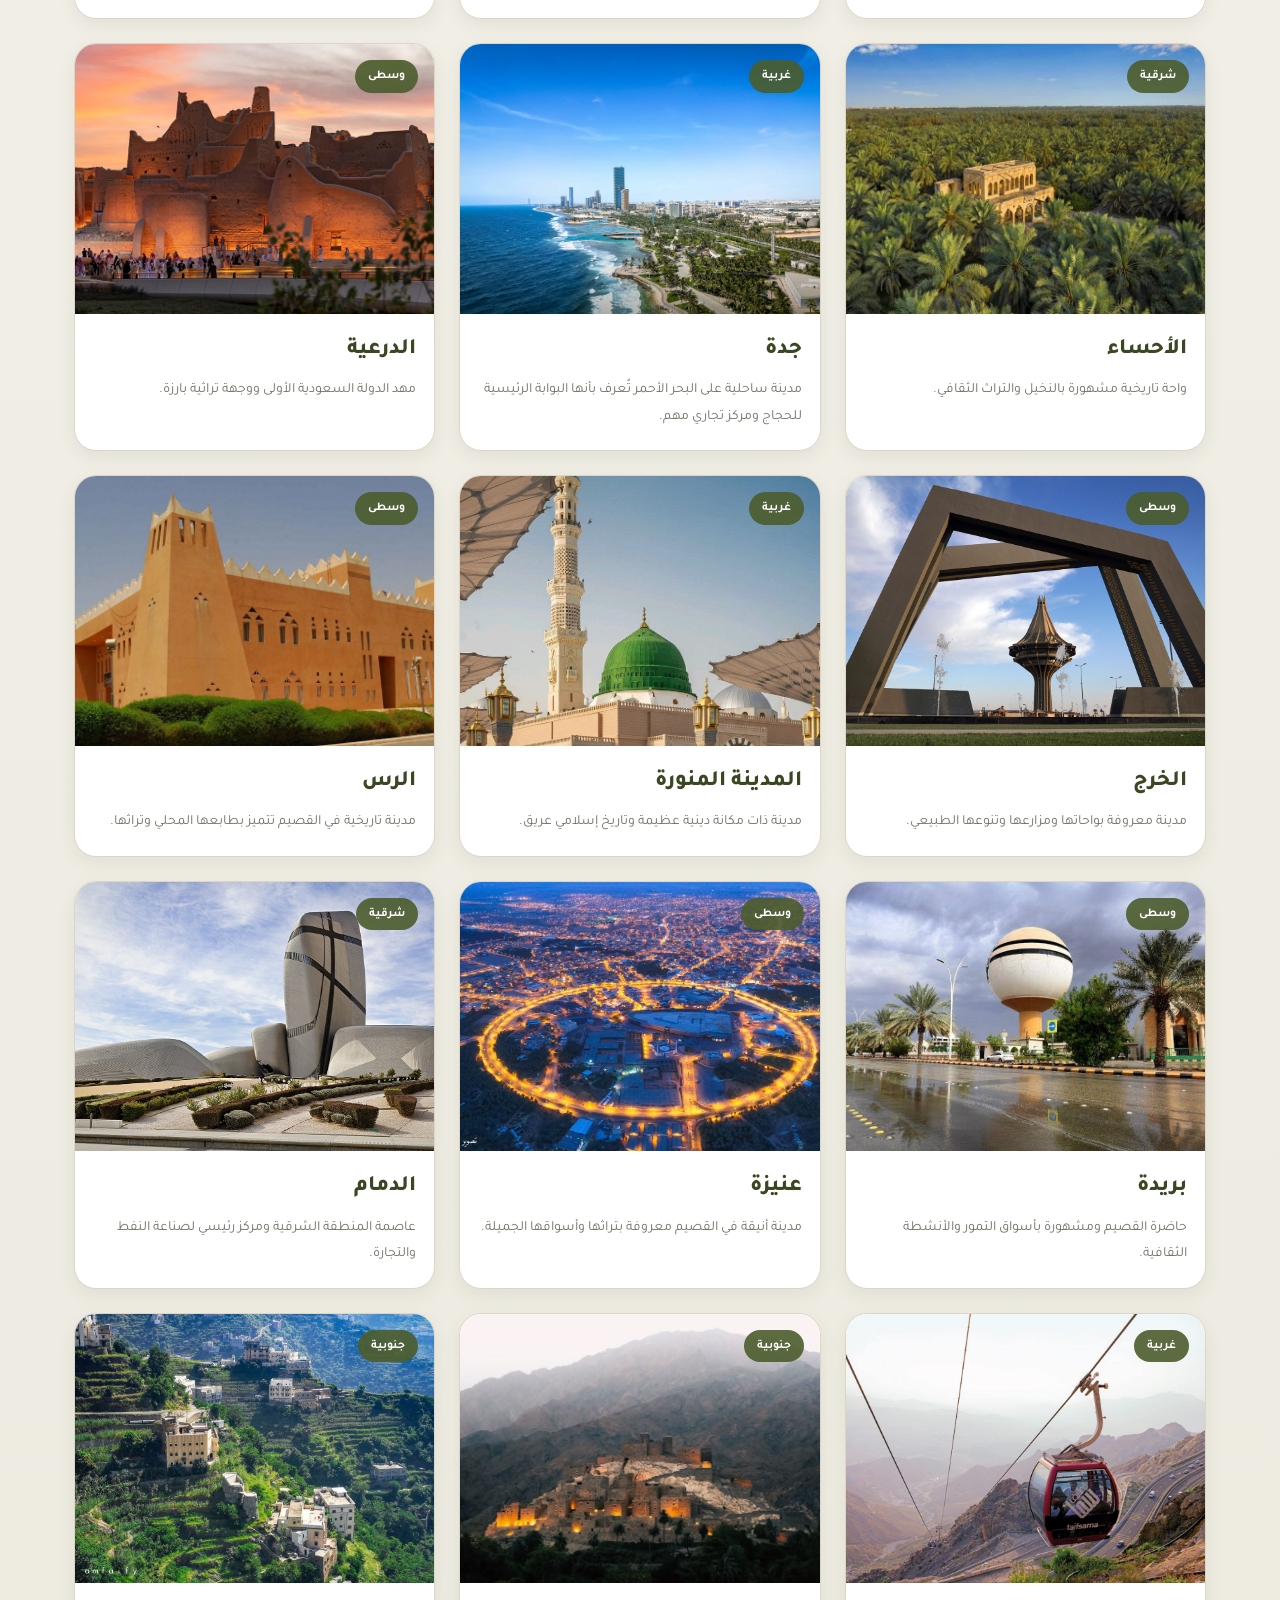
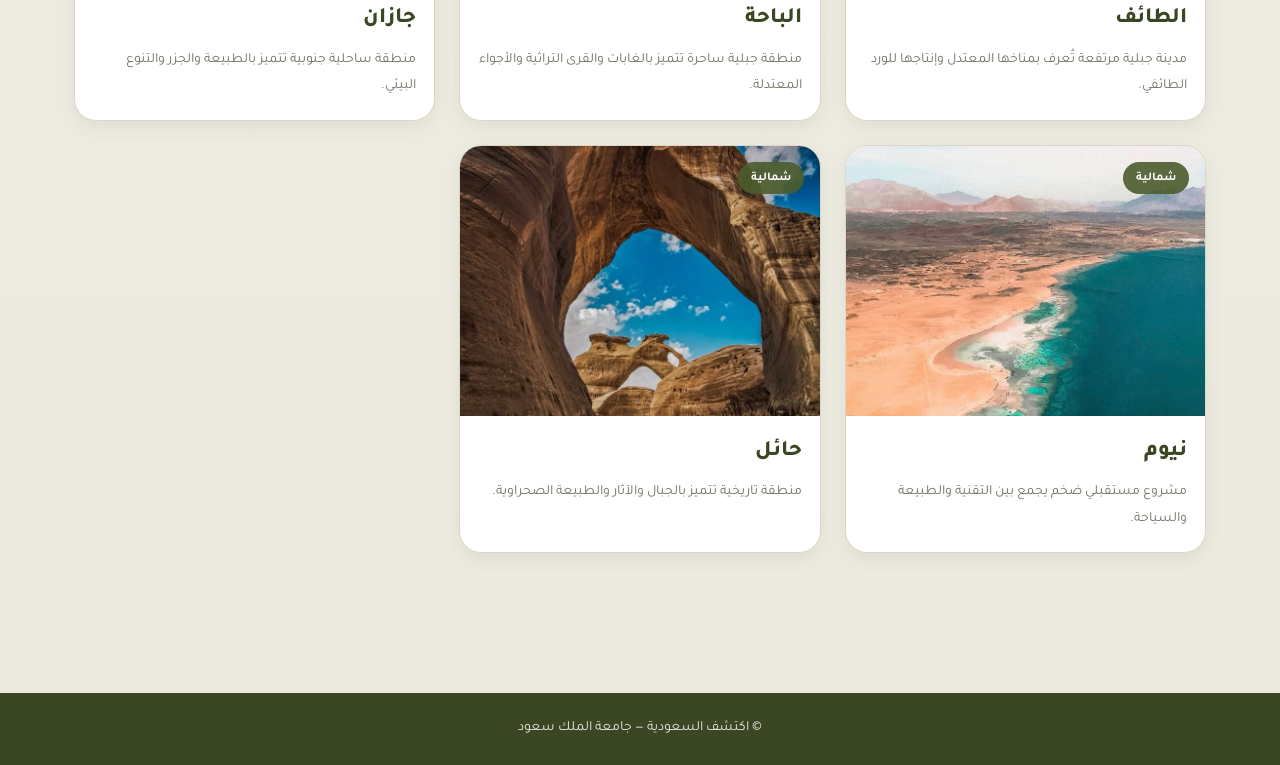
<file: web-project/project/gallery.html>
<!DOCTYPE html>
<html lang="ar" dir="rtl">
<head>
  <meta charset="UTF-8" />
  <meta name="viewport" content="width=device-width, initial-scale=1.0" />
  <title>معرض المناطق | اكتشف السعودية</title>

  <link rel="stylesheet" href="../css/main.css">
  <link rel="stylesheet" href="../css/gallery.css">
</head>
<body class="gallery-page">

  <header>
    <nav class="navbar">
      <div class="logo">اكتشف السعودية</div>

      <ul class="nav-links">
        <li><a href="index.html">الرئيسية</a></li>
        <li><a href="gallery.html" class="active">معرض المناطق</a></li>
        <li><a href="details.html">التفاصيل</a></li>
        <li><a href="../admin/login.html">دخول المشرف</a></li>
      </ul>

      <button id="nightModeBtn" class="night-btn">🌙 الوضع الليلي</button>
    </nav>
  </header>

  <section class="gallery-hero">
    <div class="gallery-hero-overlay"></div>
    <div class="gallery-hero-content">
      <p class="gallery-kicker">Discover Saudi Arabia</p>
      <h1>معرض المناطق</h1>
      <p class="gallery-subtitle">
        استكشف مدن ومناطق المملكة العربية السعودية 
      </p>
    </div>
  </section>

  <main class="gallery-shell">
    <section class="gallery-header-block">
      <div class="gallery-header-copy">
        <div>
          <h2>وجهات مختارة من المملكة</h2>
          <p>
            ابحث عن مدينة أو منطقة، واختر التصنيف المناسب لعرض النتائج بشكل أسرع.
          </p>
        </div>
      </div>

      <div class="gallery-controls">
        <div class="control-field">
          <label for="searchInput">البحث</label>
          <input
            type="text"
            id="searchInput"
            placeholder="ابحث عن مدينة أو منطقة"
          />
        </div>

        <div class="control-field">
          <label for="regionFilter">التصنيف</label>
          <select id="regionFilter">
            <option value="all">كل المناطق</option>
            <option value="وسطى">وسطى</option>
            <option value="شرقية">شرقية</option>
            <option value="غربية">غربية</option>
            <option value="جنوبية">جنوبية</option>
            <option value="شمالية">شمالية</option>
          </select>
        </div>
      </div>

      <div class="results-bar">
        <span id="resultsCount">عدد النتائج: 20</span>
      </div>
    </section>

    <section class="gallery-grid" id="galleryGrid">

      <a href="details.html?city=الرياض&folder=riyadh" class="place-card" data-region="وسطى" data-search="الرياض وسطى عاصمة المملكة ومركز اقتصادي">
        <div class="place-card-image">
          <img src="../images/riyadh/1.jpg" alt="الرياض" />
          <span class="place-badge">وسطى</span>
        </div>
        <div class="place-card-body">
          <h3>الرياض</h3>
          <p>عاصمة المملكة وأكبر مدنها، وتُعد المركز السياسي والاقتصادي في المنطقة.</p>
        </div>
      </a>

      <a href="details.html?city=مكة&folder=makkah" class="place-card" data-region="غربية" data-search="مكة المكرمة غربية مدينة دينية الحج العمرة">
        <div class="place-card-image">
          <img src="../images/makkah/1.jpg" alt="مكة المكرمة" />
          <span class="place-badge">غربية</span>
        </div>
        <div class="place-card-body">
          <h3>مكة المكرمة</h3>
          <p>أقدس مدينة في الإسلام وتستقبل ملايين المسلمين سنوياً لأداء الحج والعمرة.</p>
        </div>
      </a>

      <a href="details.html?city=العلا&folder=ula" class="place-card" data-region="غربية" data-search="العلا غربية آثار طبيعة تاريخ">
        <div class="place-card-image">
          <img src="../images/ula/1.jpg" alt="العُلا" />
          <span class="place-badge">غربية</span>
        </div>
        <div class="place-card-body">
          <h3>العُلا</h3>
          <p>واحة تاريخية تضم آثاراً نبطية مثل مدائن صالح، أحد مواقع التراث العالمي.</p>
        </div>
      </a>

      <a href="details.html?city=الخبر&folder=khobar" class="place-card" data-region="شرقية" data-search="الخبر شرقية واجهة بحرية كورنيش">
        <div class="place-card-image">
          <img src="../images/khobar/1.jpg" alt="الخبر" />
          <span class="place-badge">شرقية</span>
        </div>
        <div class="place-card-body">
          <h3>الخبر</h3>
          <p>واجهة بحرية حديثة ومرافق حضرية مميزة.</p>
        </div>
      </a>

      <a href="details.html?city=أبها&folder=abha" class="place-card" data-region="جنوبية" data-search="أبها جنوبية جبال طبيعة ضباب">
        <div class="place-card-image">
          <img src="../images/abha/1.jpg" alt="أبها" />
          <span class="place-badge">جنوبية</span>
        </div>
        <div class="place-card-body">
          <h3>أبها</h3>
          <p>مدينة جبلية تتميز بالأجواء المعتدلة والطبيعة الخضراء.</p>
        </div>
      </a>

      <a href="details.html?city=تبوك&folder=tabuk" class="place-card" data-region="شمالية" data-search="تبوك شمالية تاريخ وادي ديسة">
        <div class="place-card-image">
          <img src="../images/tabuk/1.jpg" alt="تبوك" />
          <span class="place-badge">شمالية</span>
        </div>
        <div class="place-card-body">
          <h3>تبوك</h3>
          <p>مدينة تاريخية في شمال المملكة ومواقع طبيعية بارزة.</p>
        </div>
      </a>

      <a href="details.html?city=الأحساء&folder=Alahsa" class="place-card" data-region="شرقية" data-search="الأحساء شرقية واحة نخيل تراث">
        <div class="place-card-image">
          <img src="../images/Alahsa/1.jpg" alt="الأحساء" />
          <span class="place-badge">شرقية</span>
        </div>
        <div class="place-card-body">
          <h3>الأحساء</h3>
          <p>واحة تاريخية مشهورة بالنخيل والتراث الثقافي.</p>
        </div>
      </a>

      <a href="details.html?city=جدة&folder=Jeddah" class="place-card" data-region="غربية" data-search="جدة غربية بحر كورنيش تاريخ">
        <div class="place-card-image">
          <img src="../images/Jeddah/1.jpg" alt="جدة" />
          <span class="place-badge">غربية</span>
        </div>
        <div class="place-card-body">
          <h3>جدة</h3>
          <p>مدينة ساحلية على البحر الأحمر تُعرف بأنها البوابة الرئيسية للحجاج ومركز تجاري مهم.</p>
        </div>
      </a>

      <a href="details.html?city=الدرعية&folder=diriayh" class="place-card" data-region="وسطى" data-search="الدرعية وسطى تاريخ تراث حي الطريف">
        <div class="place-card-image">
          <img src="../images/diriayh/1.jpg" alt="الدرعية" />
          <span class="place-badge">وسطى</span>
        </div>
        <div class="place-card-body">
          <h3>الدرعية</h3>
          <p>مهد الدولة السعودية الأولى ووجهة تراثية بارزة.</p>
        </div>
      </a>

      <a href="details.html?city=الخرج&folder=Alkharj" class="place-card" data-region="وسطى" data-search="الخرج وسطى زراعة طبيعة معالم">
        <div class="place-card-image">
          <img src="../images/Alkharj/1.jpg" alt="الخرج" />
          <span class="place-badge">وسطى</span>
        </div>
        <div class="place-card-body">
          <h3>الخرج</h3>
          <p>مدينة معروفة بواحاتها ومزارعها وتنوعها الطبيعي.</p>
        </div>
      </a>

      <a href="details.html?city=المدينة&folder=Almadinah" class="place-card" data-region="غربية" data-search="المدينة المنورة غربية دينية تاريخية المسجد النبوي">
        <div class="place-card-image">
          <img src="../images/Almadinah/1.jpg" alt="المدينة المنورة" />
          <span class="place-badge">غربية</span>
        </div>
        <div class="place-card-body">
          <h3>المدينة المنورة</h3>
          <p>مدينة ذات مكانة دينية عظيمة وتاريخ إسلامي عريق.</p>
        </div>
      </a>

      <a href="details.html?city=الرس&folder=Alrass" class="place-card" data-region="وسطى" data-search="الرس قصيم وسطى تراث قصيم">
        <div class="place-card-image">
          <img src="../images/Alrass/1.jpg" alt="الرس" />
          <span class="place-badge">وسطى</span>
        </div>
        <div class="place-card-body">
          <h3>الرس</h3>
          <p>مدينة تاريخية في القصيم تتميز بطابعها المحلي وتراثها.</p>
        </div>
      </a>

      <a href="details.html?city=بريدة&folder=Buraydh" class="place-card" data-region="وسطى" data-search="بريدة قصيم وسطى تمور أسواق">
        <div class="place-card-image">
          <img src="../images/Buraydh/1.jpg" alt="بريدة" />
          <span class="place-badge">وسطى</span>
        </div>
        <div class="place-card-body">
          <h3>بريدة</h3>
          <p>حاضرة القصيم ومشهورة بأسواق التمور والأنشطة الثقافية.</p>
        </div>
      </a>

      <a href="details.html?city=عنيزة&folder=Unaizah" class="place-card" data-region="وسطى" data-search="عنيزة قصيم وسطى ثقافة تراث">
        <div class="place-card-image">
          <img src="../images/Unaizah/1.jpg" alt="عنيزة" />
          <span class="place-badge">وسطى</span>
        </div>
        <div class="place-card-body">
          <h3>عنيزة</h3>
          <p>مدينة أنيقة في القصيم معروفة بتراثها وأسواقها الجميلة.</p>
        </div>
      </a>

      <a href="details.html?city=الدمام&folder=Dammam" class="place-card" data-region="شرقية" data-search="الدمام شرقية بحر كورنيش مدينة حديثة">
        <div class="place-card-image">
          <img src="../images/Dammam/1.jpg" alt="الدمام" />
          <span class="place-badge">شرقية</span>
        </div>
        <div class="place-card-body">
          <h3>الدمام</h3>
          <p>عاصمة المنطقة الشرقية ومركز رئيسي لصناعة النفط والتجارة.</p>
        </div>
      </a>

      <a href="details.html?city=الطائف&folder=Taif" class="place-card" data-region="غربية" data-search="الطائف غربية جبال ورد مصيف">
        <div class="place-card-image">
          <img src="../images/Taif/1.jpg" alt="الطائف" />
          <span class="place-badge">غربية</span>
        </div>
        <div class="place-card-body">
          <h3>الطائف</h3>
          <p>مدينة جبلية مرتفعة تُعرف بمناخها المعتدل وإنتاجها للورد الطائفي.</p>
        </div>
      </a>

      <a href="details.html?city=الباحة&folder=Albaha" class="place-card" data-region="جنوبية" data-search="الباحة جنوبية جبال غابات سياحة طبيعة">
        <div class="place-card-image">
          <img src="../images/Albaha/1.jpg" alt="الباحة" />
          <span class="place-badge">جنوبية</span>
        </div>
        <div class="place-card-body">
          <h3>الباحة</h3>
          <p>منطقة جبلية ساحرة تتميز بالغابات والقرى التراثية والأجواء المعتدلة.</p>
        </div>
      </a>

      <a href="details.html?city=جازان&folder=Jazan" class="place-card" data-region="جنوبية" data-search="جازان جنوبية بحر جزر طبيعة">
        <div class="place-card-image">
          <img src="../images/Jazan/1.jpg" alt="جازان" />
          <span class="place-badge">جنوبية</span>
        </div>
        <div class="place-card-body">
          <h3>جازان</h3>
          <p>منطقة ساحلية جنوبية تتميز بالطبيعة والجزر والتنوع البيئي.</p>
        </div>
      </a>

      <a href="details.html?city=نيوم&folder=Neom" class="place-card" data-region="شمالية" data-search="نيوم شمالية مستقبل سياحة بحر مشاريع حديثة">
        <div class="place-card-image">
          <img src="../images/Neom/1.jpg" alt="نيوم" />
          <span class="place-badge">شمالية</span>
        </div>
        <div class="place-card-body">
          <h3>نيوم</h3>
          <p>مشروع مستقبلي ضخم يجمع بين التقنية والطبيعة والسياحة.</p>
        </div>
      </a>

      <a href="details.html?city=حائل&folder=Hail" class="place-card" data-region="شمالية" data-search="حائل شمالية جبال آثار صحراء">
        <div class="place-card-image">
          <img src="../images/Hail/1.jpg" alt="حائل" />
          <span class="place-badge">شمالية</span>
        </div>
        <div class="place-card-body">
          <h3>حائل</h3>
          <p>منطقة تاريخية تتميز بالجبال والآثار والطبيعة الصحراوية.</p>
        </div>
      </a>

    </section>

    <p id="emptyState" class="gallery-empty" hidden>لا توجد نتائج مطابقة.</p>
  </main>

  <footer>
    <p>© اكتشف السعودية — جامعة الملك سعود</p>
  </footer>

  <script src="../JS/main.js"></script>
  <script src="../JS/gallery.js"></script>
</body>
</html>
</file>
<file: web-project/css/main.css>
@import url('https://fonts.googleapis.com/css2?family=Tajawal:wght@400;500;700;800;900&display=swap');

/* ===== 1. VARIABLES ===== */

:root {
  --green: #4C5C2D;
  --green-dark: #3B4723;
  --green-light: #EEF2E7;
  --green-mid: #6F8251;

  --color-bg: #F4F1EA;
  --color-surface: #FFFFFF;
  --color-surface-2: #F8F5EE;
  --color-text: #2F3527;
  --color-text-light: #6E7465;
  --color-border: #DDD6C8;
  --color-error: #B00020;

  --font-main: 'Tajawal', sans-serif;
  --radius: 12px;
  --radius-lg: 18px;
  --shadow: 0 6px 18px rgba(59, 71, 35, 0.08);
  --shadow-strong: 0 12px 28px rgba(59, 71, 35, 0.14);
}

body.night-mode {
  --color-bg: #171C16;
  --color-surface: #20261E;
  --color-surface-2: #262E23;
  --color-text: #F3F1E8;
  --color-text-light: #B7BDAE;
  --color-border: #323A2E;
  --green: #6F8251;
  --green-dark: #8EA36A;
  --green-light: #1D231B;
  --green-mid: #8EA36A;
}

* {
  margin: 0;
  padding: 0;
  box-sizing: border-box;
}

body {
  font-family: var(--font-main);
  background-color: var(--color-bg);
  color: var(--color-text);
  direction: rtl;
  text-align: right;
  line-height: 1.7;
  transition: background-color 0.3s, color 0.3s;
}

a {
  text-decoration: none;
  color: inherit;
}

img {
  max-width: 100%;
  display: block;
}

/* ===== 2. HEADER + NAVBAR ===== */

header {
  background-color: var(--green);
  position: sticky;
  top: 0;
  z-index: 100;
  box-shadow: 0 2px 12px rgba(59, 71, 35, 0.22);
}

.navbar {
  display: flex;
  align-items: center;
  justify-content: space-between;
  max-width: 1280px;
  margin: 0 auto;
  padding: 16px 24px;
}

.logo {
  font-size: 20px;
  font-weight: 900;
  color: #FFFFFF;
}

.nav-links {
  list-style: none;
  display: flex;
  gap: 28px;
}

.nav-links a {
  color: rgba(255,255,255,0.88);
  font-size: 15px;
  font-weight: 700;
  padding: 6px 2px;
  border-bottom: 2px solid transparent;
  transition: border-color 0.2s, color 0.2s;
}

.nav-links a.active,
.nav-links a:hover {
  color: #FFFFFF;
  border-bottom: 2px solid #FFFFFF;
}

.night-btn {
  background-color: transparent;
  border: 2px solid rgba(255,255,255,0.75);
  color: #FFFFFF;
  padding: 7px 16px;
  border-radius: 999px;
  font-family: var(--font-main);
  font-size: 14px;
  font-weight: 700;
  cursor: pointer;
  transition: background-color 0.2s, transform 0.2s;
}

.night-btn:hover {
  background-color: rgba(255,255,255,0.15);
  transform: translateY(-1px);
}

.admin-navbar-simple {
  justify-content: space-between;
}

.admin-navbar-actions {
  display: flex;
  align-items: center;
  gap: 12px;
}

.admin-logout-link {
  display: inline-block;
}

/* ===== 3. FOOTER ===== */

footer {
  background-color: var(--green-dark);
  color: rgba(255,255,255,0.88);
  text-align: center;
  padding: 24px 20px;
  font-size: 14px;
  margin-top: 80px;
}

/* ===== 4. HERO SECTION ===== */

.hero {
  display: flex;
  align-items: center;
  justify-content: space-between;
  gap: 50px;
  max-width: 1180px;
  margin: 70px auto;
  padding: 0 24px;
}

.hero-text {
  flex: 1;
}

.hero-text h1 {
  font-size: 36px;
  font-weight: 900;
  color: var(--green-dark);
  margin-bottom: 18px;
  line-height: 1.4;
}

.hero-text h1::after {
  content: '';
  display: block;
  width: 60px;
  height: 4px;
  background-color: var(--green);
  border-radius: 2px;
  margin-top: 14px;
}

.hero-text p {
  font-size: 17px;
  color: var(--color-text-light);
  margin-bottom: 30px;
  line-height: 1.9;
}

.btn-main {
  display: inline-block;
  background: linear-gradient(135deg, var(--green), var(--green-mid));
  color: #FFFFFF;
  padding: 13px 32px;
  border-radius: 12px;
  font-size: 16px;
  font-weight: 800;
  transition: transform 0.2s, box-shadow 0.2s;
}

.btn-main:hover {
  transform: translateY(-2px);
  box-shadow: 0 10px 22px rgba(76, 92, 45, 0.18);
}

.hero-image {
  flex: 1;
}

.hero-image img {
  width: 100%;
  height: 340px;
  object-fit: cover;
  border-radius: 24px;
  box-shadow: var(--shadow-strong);
}

/* ===== 5. INTRO SECTION ===== */

.intro {
  background-color: var(--color-surface);
  max-width: 1180px;
  margin: 0 auto 70px auto;
  padding: 48px;
  border-radius: 24px;
  box-shadow: var(--shadow);
  text-align: center;
  border: 1px solid var(--color-border);
}

.intro h2 {
  font-size: 26px;
  font-weight: 800;
  color: var(--green-dark);
  margin-bottom: 16px;
}

.intro p {
  font-size: 16px;
  color: var(--color-text-light);
  max-width: 700px;
  margin: 0 auto;
  line-height: 2;
}

/* ===== 6. PURPOSE CARDS ===== */

.cards {
  display: flex;
  gap: 20px;
  max-width: 1180px;
  margin: 0 auto 70px auto;
  padding: 0 24px;
}

.card {
  flex: 1;
  background-color: var(--color-surface);
  border-radius: 24px;
  padding: 32px 24px;
  box-shadow: var(--shadow);
  text-align: center;
  border: 1px solid var(--color-border);
  border-top: 4px solid var(--green);
  transition: transform 0.2s, box-shadow 0.2s;
}

.card:hover {
  transform: translateY(-5px);
  box-shadow: var(--shadow-strong);
}

.card-icon {
  font-size: 34px;
  display: block;
  margin-bottom: 14px;
}

.card h3 {
  font-size: 18px;
  font-weight: 800;
  color: var(--green-dark);
  margin-bottom: 10px;
}

.card p {
  font-size: 14px;
  color: var(--color-text-light);
  line-height: 1.8;
}

/* ===== 7. IMAGES SECTION ===== */

.images-section {
  max-width: 1180px;
  margin: 0 auto 70px auto;
  padding: 0 24px;
}

.images-section h2 {
  font-size: 24px;
  font-weight: 800;
  color: var(--green-dark);
  margin-bottom: 8px;
  text-align: center;
}

.images-section h2::after {
  content: '';
  display: block;
  width: 48px;
  height: 3px;
  background-color: var(--green);
  border-radius: 2px;
  margin: 10px auto 24px;
}

.images-grid {
  display: grid;
  grid-template-columns: repeat(4, 1fr);
  gap: 16px;
}

.images-grid img {
  width: 100%;
  height: 210px;
  object-fit: cover;
  border-radius: 18px;
  box-shadow: var(--shadow);
  transition: transform 0.3s, box-shadow 0.3s;
}

.images-grid img:hover {
  transform: scale(1.03);
  box-shadow: var(--shadow-strong);
}

/* ===== 8. ADMIN DASHBOARD ===== */

.dashboard-container {
  max-width: 1180px;
  margin: 40px auto;
  padding: 0 24px;
}

.dashboard-container h1 {
  font-size: 26px;
  font-weight: 800;
  color: var(--green-dark);
  margin-bottom: 6px;
}

.dashboard-container p {
  font-size: 14px;
  color: var(--color-text-light);
  margin-bottom: 24px;
}

.success-message {
  background-color: var(--green-light);
  color: var(--green-dark);
  border: 1px solid var(--green);
  border-radius: var(--radius);
  padding: 14px 20px;
  font-size: 15px;
  font-weight: 600;
  margin-bottom: 20px;
  display: none;
}

.dashboard-actions {
  display: flex;
  gap: 14px;
  align-items: center;
  margin-bottom: 24px;
  flex-wrap: wrap;
}

.btn-add {
  display: inline-flex;
  align-items: center;
  justify-content: center;
  background: linear-gradient(135deg, var(--green), var(--green-mid));
  color: #fff;
  padding: 12px 18px;
  border-radius: 12px;
  font-size: 15px;
  font-weight: 800;
  text-decoration: none;
  transition: transform 0.2s ease, box-shadow 0.2s ease;
}

.btn-add:hover {
  transform: translateY(-2px);
  box-shadow: 0 10px 22px rgba(76, 92, 45, 0.18);
}

.dashboard-table {
  width: 100%;
  border-collapse: collapse;
  background-color: var(--color-surface);
  border-radius: 24px;
  overflow: hidden;
  box-shadow: var(--shadow);
  border: 1px solid var(--color-border);
}

.dashboard-table thead {
  background-color: var(--green);
  color: #FFFFFF;
}

.dashboard-table th {
  padding: 16px;
  text-align: right;
  font-size: 14px;
  font-weight: 700;
}

.dashboard-table td {
  padding: 14px 16px;
  text-align: right;
  font-size: 14px;
  border-bottom: 1px solid var(--color-border);
}

.dashboard-table tbody tr:hover {
  background-color: var(--green-light);
}

.btn-edit {
  background-color: var(--green);
  color: #FFFFFF;
  border: none;
  padding: 7px 16px;
  border-radius: 10px;
  font-size: 13px;
  cursor: pointer;
  font-family: var(--font-main);
  font-weight: 700;
  margin-left: 6px;
  transition: background-color 0.2s;
}

.btn-edit:hover {
  background-color: var(--green-dark);
}

.btn-delete {
  background-color: #CC3333;
  color: #FFFFFF;
  border: none;
  padding: 7px 16px;
  border-radius: 10px;
  font-size: 13px;
  cursor: pointer;
  font-family: var(--font-main);
  font-weight: 700;
  transition: background-color 0.2s;
}

.btn-delete:hover {
  background-color: #aa2222;
}

.btn-logout {
  color: var(--color-error);
  font-size: 14px;
  font-weight: 700;
  border: 2px solid var(--color-error);
  padding: 8px 18px;
  border-radius: 12px;
  transition: background-color 0.2s, color 0.2s;
}

.btn-logout:hover {
  background-color: var(--color-error);
  color: #FFFFFF;
}

/* ===== 9. HELPERS ===== */

.is-hidden {
  display: none !important;
}

/* ===== 10. RESPONSIVE ===== */

@media (max-width: 992px) {
  .cards {
    flex-direction: column;
  }

  .images-grid {
    grid-template-columns: repeat(2, 1fr);
  }

  .hero {
    flex-direction: column;
  }
}

@media (max-width: 680px) {
  .navbar {
    flex-wrap: wrap;
    gap: 12px;
    justify-content: center;
  }

  .nav-links {
    gap: 16px;
    flex-wrap: wrap;
    justify-content: center;
  }

  .hero,
  .intro,
  .dashboard-container,
  .images-section,
  .cards {
    padding-left: 16px;
    padding-right: 16px;
  }

  .images-grid {
    grid-template-columns: 1fr;
  }

  .dashboard-table {
    display: block;
    overflow-x: auto;
    white-space: nowrap;
  }
}
</file>
<file: style.css>
/* ============================================
   style.css — اكتشف السعودية
   Saudi Flag Theme — White + Green
   ============================================ */

@import url('https://fonts.googleapis.com/css2?family=Tajawal:wght@400;500;700;800;900&display=swap');

/* ===== 1. VARIABLES ===== */

:root {
  --green:          #006C35;   /* exact Saudi flag green */
  --green-dark:     #004D26;   /* deep green */
  --green-light:    #E8F5EE;   /* very pale green tint */
  --green-mid:      #00954A;   /* brighter green for accents */

  --color-bg:       #F5F5F5;   /* clean light grey-white */
  --color-surface:  #FFFFFF;   /* pure white cards */
  --color-text:     #0D1F16;   /* almost black with green undertone */
  --color-text-light: #5A7060; /* muted green-grey */
  --color-border:   #D6E8DC;   /* pale green border */
  --color-error:    #B00020;

  --font-main: 'Tajawal', sans-serif;
  --radius: 12px;
  --radius-lg: 18px;
  --shadow: 0 2px 16px rgba(0, 108, 53, 0.08);
  --shadow-strong: 0 6px 28px rgba(0, 108, 53, 0.15);
}

body.night-mode {
  --color-bg:         #0A110D;
  --color-surface:    #111D15;
  --color-text:       #E8F5EE;
  --color-text-light: #7AAB88;
  --color-border:     #1E3828;
  --green:            #00954A;
  --green-dark:       #00C060;
  --green-light:      #0D2018;
  --green-mid:        #00C060;
}

* { margin: 0; padding: 0; box-sizing: border-box; }

body {
  font-family: var(--font-main);
  background-color: var(--color-bg);
  color: var(--color-text);
  direction: rtl;
  text-align: right;
  line-height: 1.7;
  transition: background-color 0.3s, color 0.3s;
}

a { text-decoration: none; color: inherit; }
img { max-width: 100%; display: block; }


/* ===== 2. HEADER + NAVBAR ===== */

header {
  background-color: var(--green);
  position: sticky;
  top: 0;
  z-index: 100;
  box-shadow: 0 2px 12px rgba(0, 77, 38, 0.3);
}

.navbar {
  display: flex;
  align-items: center;
  justify-content: space-between;
  max-width: 1100px;
  margin: 0 auto;
  padding: 16px 24px;
}

.logo {
  font-size: 20px;
  font-weight: 900;
  color: #FFFFFF;
}

.nav-links { list-style: none; display: flex; gap: 28px; }

.nav-links a {
  color: rgba(255,255,255,0.85);
  font-size: 15px;
  font-weight: 500;
  padding: 6px 2px;
  border-bottom: 2px solid transparent;
  transition: border-color 0.2s, color 0.2s;
}

.nav-links a.active,
.nav-links a:hover {
  color: #FFFFFF;
  border-bottom: 2px solid #FFFFFF;
}

.night-btn {
  background-color: transparent;
  border: 2px solid rgba(255,255,255,0.7);
  color: #FFFFFF;
  padding: 7px 16px;
  border-radius: 20px;
  font-family: var(--font-main);
  font-size: 14px;
  font-weight: 600;
  cursor: pointer;
  transition: background-color 0.2s;
}

.night-btn:hover {
  background-color: rgba(255,255,255,0.15);
}


/* ===== 3. FOOTER ===== */

footer {
  background-color: var(--green-dark);
  color: rgba(255,255,255,0.85);
  text-align: center;
  padding: 24px 20px;
  font-size: 14px;
  margin-top: 80px;
}


/* ===== 4. HERO SECTION ===== */

.hero {
  display: flex;
  align-items: center;
  justify-content: space-between;
  gap: 50px;
  max-width: 1100px;
  margin: 70px auto;
  padding: 0 24px;
}

.hero-text { flex: 1; }

.hero-text h1 {
  font-size: 36px;
  font-weight: 900;
  color: var(--green-dark);
  margin-bottom: 18px;
  line-height: 1.4;
}

.hero-text h1::after {
  content: '';
  display: block;
  width: 60px;
  height: 4px;
  background-color: var(--green);
  border-radius: 2px;
  margin-top: 14px;
}

.hero-text p {
  font-size: 17px;
  color: var(--color-text-light);
  margin-bottom: 30px;
  line-height: 1.9;
}

.btn-main {
  display: inline-block;
  background-color: var(--green);
  color: #FFFFFF;
  padding: 13px 32px;
  border-radius: 8px;
  font-size: 16px;
  font-weight: 700;
  transition: background-color 0.2s, transform 0.2s;
}

.btn-main:hover {
  background-color: var(--green-dark);
  transform: translateY(-2px);
}

.hero-image { flex: 1; }

.hero-image img {
  width: 100%;
  height: 340px;
  object-fit: cover;
  border-radius: var(--radius-lg);
  box-shadow: var(--shadow-strong);
}


/* ===== 5. INTRO SECTION ===== */

.intro {
  background-color: var(--color-surface);
  max-width: 1100px;
  margin: 0 auto 70px auto;
  padding: 48px;
  border-radius: var(--radius-lg);
  box-shadow: var(--shadow);
  text-align: center;
  border: 1px solid var(--color-border);
}

.intro h2 {
  font-size: 26px;
  font-weight: 800;
  color: var(--green-dark);
  margin-bottom: 16px;
}

.intro p {
  font-size: 16px;
  color: var(--color-text-light);
  max-width: 700px;
  margin: 0 auto;
  line-height: 2;
}


/* ===== 6. PURPOSE CARDS ===== */

.cards {
  display: flex;
  gap: 20px;
  max-width: 1100px;
  margin: 0 auto 70px auto;
  padding: 0 24px;
}

.card {
  flex: 1;
  background-color: var(--color-surface);
  border-radius: var(--radius-lg);
  padding: 32px 24px;
  box-shadow: var(--shadow);
  text-align: center;
  border: 1px solid var(--color-border);
  border-top: 4px solid var(--green);
  transition: transform 0.2s, box-shadow 0.2s;
}

.card:hover {
  transform: translateY(-5px);
  box-shadow: var(--shadow-strong);
}

.card-icon { font-size: 34px; display: block; margin-bottom: 14px; }

.card h3 {
  font-size: 18px;
  font-weight: 800;
  color: var(--green-dark);
  margin-bottom: 10px;
}

.card p { font-size: 14px; color: var(--color-text-light); line-height: 1.8; }


/* ===== 7. IMAGES SECTION ===== */

.images-section {
  max-width: 1100px;
  margin: 0 auto 70px auto;
  padding: 0 24px;
}

.images-section h2 {
  font-size: 24px;
  font-weight: 800;
  color: var(--green-dark);
  margin-bottom: 8px;
  text-align: center;
}

.images-section h2::after {
  content: '';
  display: block;
  width: 48px;
  height: 3px;
  background-color: var(--green);
  border-radius: 2px;
  margin: 10px auto 24px;
}

.images-grid {
  display: grid;
  grid-template-columns: repeat(4, 1fr);
  gap: 16px;
}

.images-grid img {
  width: 100%;
  height: 210px;
  object-fit: cover;
  border-radius: var(--radius);
  box-shadow: var(--shadow);
  transition: transform 0.3s, box-shadow 0.3s;
}

.images-grid img:hover {
  transform: scale(1.04);
  box-shadow: var(--shadow-strong);
}


/* ===== 8. ADMIN DASHBOARD ===== */

.dashboard-container {
  max-width: 1100px;
  margin: 40px auto;
  padding: 0 24px;
}

.dashboard-container h1 {
  font-size: 26px;
  font-weight: 800;
  color: var(--green-dark);
  margin-bottom: 6px;
}

.dashboard-container p {
  font-size: 14px;
  color: var(--color-text-light);
  margin-bottom: 24px;
}

.success-message {
  background-color: var(--green-light);
  color: var(--green-dark);
  border: 1px solid var(--green);
  border-radius: var(--radius);
  padding: 14px 20px;
  font-size: 15px;
  font-weight: 600;
  margin-bottom: 20px;
  display: none;
}

.btn-add {
  display: inline-block;
  background-color: var(--green);
  color: #FFFFFF;
  padding: 10px 22px;
  border-radius: 8px;
  font-size: 14px;
  font-weight: 700;
  margin-bottom: 20px;
  transition: background-color 0.2s;
}

.btn-add:hover { background-color: var(--green-dark); }

.dashboard-table {
  width: 100%;
  border-collapse: collapse;
  background-color: var(--color-surface);
  border-radius: var(--radius-lg);
  overflow: hidden;
  box-shadow: var(--shadow);
  border: 1px solid var(--color-border);
}

.dashboard-table thead {
  background-color: var(--green);
  color: #FFFFFF;
}

.dashboard-table th {
  padding: 16px;
  text-align: right;
  font-size: 14px;
  font-weight: 700;
}

.dashboard-table td {
  padding: 14px 16px;
  text-align: right;
  font-size: 14px;
  border-bottom: 1px solid var(--color-border);
}

.dashboard-table tbody tr:hover {
  background-color: var(--green-light);
}

.btn-edit {
  background-color: var(--green);
  color: #FFFFFF;
  border: none;
  padding: 7px 16px;
  border-radius: 6px;
  font-size: 13px;
  cursor: pointer;
  font-family: var(--font-main);
  font-weight: 600;
  margin-left: 6px;
  transition: background-color 0.2s;
}

.btn-edit:hover { background-color: var(--green-dark); }

.btn-delete {
  background-color: #CC3333;
  color: #FFFFFF;
  border: none;
  padding: 7px 16px;
  border-radius: 6px;
  font-size: 13px;
  cursor: pointer;
  font-family: var(--font-main);
  font-weight: 600;
  transition: background-color 0.2s;
}

.btn-delete:hover { background-color: #aa2222; }

.btn-logout {
  color: var(--color-error);
  font-size: 14px;
  font-weight: 700;
  border: 2px solid var(--color-error);
  padding: 8px 18px;
  border-radius: 8px;
  transition: background-color 0.2s, color 0.2s;
}

.btn-logout:hover { background-color: var(--color-error); color: #FFFFFF; }

.dashboard-actions {
  display: flex;
  justify-content: space-between;
  align-items: center;
  margin-bottom: 20px;
}
</file>
<file: web-project/css/add.css>
.add-container {
  max-width: 800px;
  margin: 40px auto;
  padding: 0 24px;
}

.add-container h1 {
  margin-bottom: 20px;
  color: var(--green-dark);
}

.add-form {
  background: var(--color-surface);
  padding: 30px;
  border-radius: var(--radius-lg);
  box-shadow: var(--shadow);
  border: 1px solid var(--color-border);
}

.form-group {
  margin-bottom: 20px;
}

.form-group label {
  display: block;
  margin-bottom: 8px;
  font-weight: 700;
}

.form-group input,
.form-group textarea,
.form-group select {
  width: 100%;
  padding: 12px;
  border: 1px solid var(--color-border);
  border-radius: var(--radius);
  font-family: var(--font-main);
}

.error-message {
  color: red;
  font-size: 13px;
  margin-top: 5px;
  display: block;
}

/* الزر فقط تم تغييره */
.btn-save-update {
  width: 100%;
  border: none;
  background: linear-gradient(135deg, var(--green), var(--green-mid));
  color: #fff;
  border-radius: 14px;
  padding: 15px 18px;
  font-size: 16px;
  font-weight: 800;
  cursor: pointer;
  transition: transform 0.2s ease, box-shadow 0.2s ease;
}

.btn-save-update:hover {
  transform: translateY(-2px);
  box-shadow: 0 12px 26px rgba(76, 92, 45, 0.18);
}
</file>
<file: web-project/css/login.css>
.login-page {
  min-height: 100vh;
  background:
    radial-gradient(circle at top left, rgba(76, 92, 45, 0.05), transparent 20%),
    linear-gradient(180deg, #F4F1EA 0%, #ECEADF 100%);
}

.login-shell {
  max-width: 1100px;
  margin: 60px auto;
  padding: 0 24px;
  display: flex;
  justify-content: center;
  align-items: center;
}

.login-card {
  width: 100%;
  max-width: 460px;
  background-color: var(--color-surface);
  border: 1px solid var(--color-border);
  border-radius: 22px;
  box-shadow: var(--shadow);
  padding: 32px 28px;
}

.login-card h1 {
  font-size: 28px;
  font-weight: 800;
  color: var(--green-dark);
  margin-bottom: 22px;
  text-align: center;
}

.login-error-message {
  display: none;
  background-color: #fff1f1;
  color: var(--color-error);
  border: 1px solid #f0c7c7;
  border-radius: 14px;
  padding: 12px 14px;
  font-size: 14px;
  margin-bottom: 18px;
}

.form-group {
  margin-bottom: 18px;
}

.form-group label {
  display: block;
  font-size: 15px;
  font-weight: 700;
  color: var(--green-dark);
  margin-bottom: 8px;
}

.form-group input {
  width: 100%;
  padding: 14px;
  border: 1px solid var(--color-border);
  border-radius: 14px;
  font-family: var(--font-main);
  font-size: 15px;
  background-color: var(--color-surface-2);
  color: var(--color-text);
  outline: none;
  transition: border-color 0.2s ease, box-shadow 0.2s ease;
}

.form-group input:focus {
  border-color: var(--green);
  box-shadow: 0 0 0 4px rgba(76, 92, 45, 0.08);
}

.error-message {
  display: block;
  color: var(--color-error);
  font-size: 12px;
  margin-top: 6px;
  min-height: 18px;
}

.btn-login {
  width: 100%;
  border: none;
  background: linear-gradient(135deg, var(--green), var(--green-mid));
  color: #fff;
  border-radius: 14px;
  padding: 15px 18px;
  font-family: var(--font-main);
  font-size: 16px;
  font-weight: 800;
  cursor: pointer;
  transition: transform 0.2s ease, box-shadow 0.2s ease;
}

.btn-login:hover {
  transform: translateY(-2px);
  box-shadow: 0 12px 26px rgba(76, 92, 45, 0.18);
}

.btn-back-dashboard {
  display: inline-flex;
  align-items: center;
  justify-content: center;
  background: linear-gradient(135deg, var(--green), var(--green-mid));
  color: #FFFFFF;
  padding: 10px 18px;
  border-radius: 10px;
  font-size: 14px;
  font-weight: 700;
  transition: background-color 0.2s ease, transform 0.2s ease, box-shadow 0.2s ease;
}

.btn-back-dashboard:hover {
  transform: translateY(-1px);
  box-shadow: 0 10px 20px rgba(76, 92, 45, 0.16);
}

/* الوضع الليلي */
body.night-mode.login-page {
  background:
    radial-gradient(circle at top left, rgba(111, 130, 81, 0.10), transparent 20%),
    linear-gradient(180deg, #171C16 0%, #1D231B 100%);
}

body.night-mode .login-card {
  background: #20261E;
  border-color: #323A2E;
  box-shadow: 0 10px 28px rgba(0, 0, 0, 0.18);
}

body.night-mode .login-card h1,
body.night-mode .form-group label {
  color: #F3F1E8;
}

body.night-mode .form-group input {
  color: #F3F1E8;
  background: #262E23;
  border-color: #323A2E;
}

body.night-mode .btn-login,
body.night-mode .btn-back-dashboard {
  background: linear-gradient(135deg, #6F8251, #8EA36A);
}

@media (max-width: 680px) {
  .login-shell {
    padding-left: 16px;
    padding-right: 16px;
  }

  .login-card {
    padding: 20px;
  }

  .login-card h1 {
    font-size: 24px;
  }
}
</file>
<file: web-project/css/update.css>
.update-page {
  background:
    radial-gradient(circle at top left, rgba(76, 92, 45, 0.05), transparent 20%),
    linear-gradient(180deg, #F4F1EA 0%, #ECEADF 100%);
}

.update-shell {
  max-width: 1280px;
  margin: 40px auto 0;
  padding: 0 28px 60px;
}

.update-head {
  display: flex;
  justify-content: space-between;
  align-items: start;
  gap: 20px;
  margin-bottom: 28px;
  flex-wrap: wrap;
}

.update-head h1 {
  font-size: 34px;
  font-weight: 800;
  color: var(--green-dark);
  margin-bottom: 6px;
}

.update-head p {
  color: var(--color-text-light);
  font-size: 15px;
}

.update-layout {
  display: block;
}

.update-form-card {
  width: 100%;
  background: var(--color-surface);
  border: 1px solid var(--color-border);
  border-radius: 22px;
  padding: 30px;
  box-shadow: var(--shadow);
}

.btn-back-dashboard {
  display: inline-flex;
  align-items: center;
  justify-content: center;
  background: var(--green);
  color: #FFFFFF;
  padding: 10px 18px;
  border-radius: 10px;
  font-size: 14px;
  font-weight: 700;
  transition: background-color 0.2s ease, transform 0.2s ease;
}

.btn-back-dashboard:hover {
  background: var(--green-dark);
  transform: translateY(-1px);
}

.update-form-card h2 {
  font-size: 24px;
  font-weight: 800;
  color: var(--green-dark);
  margin-bottom: 14px;
}

.update-current-name {
  color: var(--color-text-light);
  margin-bottom: 22px;
  font-size: 15px;
}

.form-grid {
  display: grid;
  grid-template-columns: repeat(2, minmax(0, 1fr));
  gap: 18px;
}

.form-group {
  margin-bottom: 18px;
}

.form-group label {
  display: block;
  margin-bottom: 8px;
  font-size: 14px;
  font-weight: 700;
  color: var(--green-dark);
}

.form-group input,
.form-group select,
.form-group textarea {
  width: 100%;
  border: 1px solid var(--color-border);
  background: var(--color-surface-2);
  color: var(--color-text);
  border-radius: 14px;
  padding: 14px;
  font-size: 15px;
  outline: none;
  transition: border-color 0.2s ease, box-shadow 0.2s ease;
}

.form-group input:focus,
.form-group select:focus,
.form-group textarea:focus {
  border-color: var(--green);
  box-shadow: 0 0 0 4px rgba(76, 92, 45, 0.08);
}

.error-message {
  display: block;
  color: var(--color-error);
  font-size: 12px;
  margin-top: 6px;
  min-height: 18px;
}

.multi-file-grid {
  display: grid;
  gap: 12px;
}

.btn-save-update {
  width: 100%;
  border: none;
  background: linear-gradient(135deg, var(--green), var(--green-mid));
  color: #fff;
  border-radius: 14px;
  padding: 15px 18px;
  font-size: 16px;
  font-weight: 800;
  cursor: pointer;
  transition: transform 0.2s ease, box-shadow 0.2s ease;
}

.btn-save-update:hover {
  transform: translateY(-2px);
  box-shadow: 0 12px 26px rgba(76, 92, 45, 0.18);
}

body.night-mode.update-page {
  background:
    radial-gradient(circle at top left, rgba(111, 130, 81, 0.10), transparent 20%),
    linear-gradient(180deg, #171C16 0%, #1D231B 100%);
}

body.night-mode .update-form-card {
  background: #20261E;
  border-color: #323A2E;
  box-shadow: 0 10px 28px rgba(0, 0, 0, 0.18);
}

body.night-mode .update-head h1,
body.night-mode .update-form-card h2 {
  color: #F3F1E8;
}

body.night-mode .update-head p,
body.night-mode .update-current-name,
body.night-mode .form-group label {
  color: #B7BDAE;
}

body.night-mode .form-group input,
body.night-mode .form-group select,
body.night-mode .form-group textarea {
  color: #F3F1E8;
  background: #262E23;
  border-color: #323A2E;
}

body.night-mode .btn-back-dashboard {
  background: linear-gradient(135deg, #6F8251, #8EA36A);
}

body.night-mode .btn-save-update {
  background: linear-gradient(135deg, #6F8251, #8EA36A);
}

@media (max-width: 992px) {
  .form-grid {
    grid-template-columns: 1fr;
  }
}

@media (max-width: 680px) {
  .update-shell {
    padding-left: 16px;
    padding-right: 16px;
  }

  .update-head h1 {
    font-size: 28px;
  }

  .update-form-card {
    padding: 20px;
  }
}
</file>
<file: web-project/css/details.css>
.details-shell {
  max-width: 1100px;
  margin: 40px auto;
  padding: 0 24px;
}

.details-hero-card,
.details-info-card,
.quick-info-card,
.landmarks-card,
.gallery-card {
  background-color: var(--color-surface);
  border: 1px solid var(--color-border);
  border-radius: var(--radius-lg);
  box-shadow: var(--shadow);
  padding: 28px;
  margin-bottom: 24px;
}

/* الصورة الرئيسية */
.details-hero-card img,
#mainImage {
  width: 100%;
  height: 420px;
  object-fit: cover;
  object-position: center;
  border-radius: var(--radius-lg);
  display: block;
}

/* عنوان ووصف المكان */
.details-info-card h1,
#placeTitle {
  font-size: 34px;
  font-weight: 900;
  color: var(--green-dark);
  margin-bottom: 14px;
  line-height: 1.3;
}

.details-info-card p,
#placeDescription {
  font-size: 16px;
  color: var(--color-text-light);
  line-height: 2;
}

/* معلومات سريعة */
.quick-info-card h2,
.landmarks-card h2,
.gallery-card h2 {
  font-size: 24px;
  font-weight: 800;
  color: var(--green-dark);
  margin-bottom: 18px;
}

.quick-info-grid {
  display: grid;
  grid-template-columns: repeat(3, 1fr);
  gap: 16px;
}

.quick-info-item {
  background-color: var(--color-surface-2);
  border: 1px solid var(--color-border);
  border-radius: var(--radius);
  padding: 18px 16px;
  line-height: 1.9;
  color: var(--color-text);
  min-height: 88px;
}

.quick-info-item strong {
  color: var(--green-dark);
}

/* المعالم */
.landmarks-list {
  padding-right: 20px;
}

.landmarks-list li {
  margin-bottom: 10px;
  color: var(--color-text);
  font-size: 16px;
  line-height: 1.8;
}

/* معرض الصور */
.thumb-grid {
  display: grid;
  grid-template-columns: repeat(3, 1fr);
  gap: 16px;
}

.thumb {
  width: 100%;
  height: 180px;
  object-fit: cover;
  object-position: center;
  border-radius: var(--radius);
  cursor: pointer;
  border: 2px solid transparent;
  transition: transform 0.25s ease, border-color 0.25s ease, box-shadow 0.25s ease;
  display: block;
}

.thumb:hover {
  transform: translateY(-3px);
  box-shadow: var(--shadow);
}

.active-thumb {
  border-color: var(--green);
}

/* الوضع الليلي */
body.night-mode .details-hero-card,
body.night-mode .details-info-card,
body.night-mode .quick-info-card,
body.night-mode .landmarks-card,
body.night-mode .gallery-card {
  background-color: var(--color-surface);
  border-color: var(--color-border);
}

body.night-mode .quick-info-item {
  background-color: var(--color-surface-2);
}

/* responsive */
@media (max-width: 992px) {
  .quick-info-grid {
    grid-template-columns: 1fr;
  }

  .thumb-grid {
    grid-template-columns: repeat(2, 1fr);
  }

  .details-hero-card img,
  #mainImage {
    height: 340px;
  }
}

@media (max-width: 680px) {
  .details-shell {
    padding: 0 16px;
  }

  .details-hero-card,
  .details-info-card,
  .quick-info-card,
  .landmarks-card,
  .gallery-card {
    padding: 20px;
  }

  .details-info-card h1,
  #placeTitle {
    font-size: 28px;
  }

  .thumb-grid {
    grid-template-columns: 1fr;
  }

  .details-hero-card img,
  #mainImage {
    height: 240px;
  }

  .thumb {
    height: 220px;
  }
}
</file>
<file: web-project/css/gallery.css>
.gallery-page {
  background:
    radial-gradient(circle at top left, rgba(76, 92, 45, 0.05), transparent 20%),
    linear-gradient(180deg, #F4F1EA 0%, #ECEADF 100%);
}

.gallery-hero {
  position: relative;
  min-height: 410px;
  background: url("../images/hero-banner.jpg") center/cover no-repeat;
  display: flex;
  align-items: center;
  justify-content: center;
  margin-bottom: 44px;
  overflow: hidden;
}

.gallery-hero-overlay {
  position: absolute;
  inset: 0;
  background: linear-gradient(180deg, rgba(32, 38, 23, 0.12), rgba(32, 38, 23, 0.22));
}

.gallery-hero-content {
  position: relative;
  z-index: 1;
  text-align: center;
  color: #fff;
  padding: 24px;
}

.gallery-kicker {
  font-size: 13px;
  letter-spacing: 1.5px;
  text-transform: uppercase;
  opacity: 0.86;
  margin-bottom: 12px;
}

.gallery-hero-content h1 {
  font-size: clamp(44px, 7vw, 76px);
  font-weight: 800;
  line-height: 1.1;
  margin-bottom: 12px;
}

.gallery-subtitle {
  font-size: 18px;
  max-width: 760px;
  margin: 0 auto;
  color: rgba(255,255,255,0.93);
  line-height: 1.9;
}

.gallery-shell {
  max-width: 1180px;
  margin: 0 auto;
  padding: 0 24px 60px;
}

.gallery-header-block {
  margin-bottom: 28px;
}

.gallery-header-copy {
  display: flex;
  justify-content: space-between;
  align-items: end;
  gap: 24px;
  flex-wrap: wrap;
  margin-bottom: 24px;
}

.gallery-header-copy h2 {
  font-size: 34px;
  font-weight: 800;
  color: var(--green-dark);
  line-height: 1.3;
}

.gallery-header-copy p {
  font-size: 15px;
  color: var(--color-text-light);
  line-height: 1.9;
  max-width: 560px;
}

.gallery-controls {
  display: grid;
  grid-template-columns: 1.2fr 0.8fr;
  gap: 16px;
  margin-bottom: 18px;
}

.control-field {
  background: rgba(255,255,255,0.80);
  border: 1px solid var(--color-border);
  border-radius: 18px;
  padding: 16px 18px;
  box-shadow: var(--shadow);
}

.control-field label {
  display: block;
  font-size: 13px;
  font-weight: 700;
  color: var(--green-dark);
  margin-bottom: 10px;
}

.control-field input,
.control-field select {
  width: 100%;
  border: none;
  background: transparent;
  outline: none;
  font-size: 15px;
  color: var(--color-text);
}

.control-field input::placeholder {
  color: #9AA391;
}

.results-bar {
  display: flex;
  justify-content: flex-start;
}

#resultsCount {
  display: inline-flex;
  align-items: center;
  background: var(--color-surface);
  border: 1px solid var(--color-border);
  border-radius: 999px;
  padding: 10px 16px;
  font-size: 14px;
  font-weight: 700;
  color: var(--green);
  box-shadow: var(--shadow);
}

.gallery-grid {
  display: grid;
  grid-template-columns: repeat(3, minmax(0, 1fr));
  gap: 24px;
}

.place-card {
  display: block;
  background: var(--color-surface);
  border: 1px solid var(--color-border);
  border-radius: 22px;
  overflow: hidden;
  box-shadow: var(--shadow);
  transition: transform 0.35s ease, box-shadow 0.35s ease, border-color 0.35s ease;
}

.place-card:hover {
  transform: translateY(-8px);
  box-shadow: var(--shadow-strong);
  border-color: #D3CCBC;
}

.place-card.is-hidden {
  display: none;
}

.place-card-image {
  position: relative;
  overflow: hidden;
  aspect-ratio: 4 / 3;
}

.place-card-image img {
  width: 100%;
  height: 100%;
  object-fit: cover;
  transition: transform 0.55s ease;
}

.place-card:hover .place-card-image img {
  transform: scale(1.05);
}

.place-badge {
  position: absolute;
  top: 16px;
  right: 16px;
  background: rgba(76, 92, 45, 0.90);
  color: #fff;
  border-radius: 999px;
  padding: 6px 13px;
  font-size: 12px;
  font-weight: 700;
}

.place-card-body {
  padding: 18px 18px 20px;
}

.place-card-body h3 {
  font-size: 22px;
  font-weight: 800;
  color: var(--green-dark);
  margin-bottom: 8px;
}

.place-card-body p {
  font-size: 14px;
  color: var(--color-text-light);
  line-height: 1.9;
}

.gallery-empty {
  text-align: center;
  margin-top: 30px;
  font-size: 16px;
  color: var(--color-text-light);
}

body.night-mode.gallery-page {
  background:
    radial-gradient(circle at top left, rgba(111, 130, 81, 0.10), transparent 20%),
    linear-gradient(180deg, #171C16 0%, #1D231B 100%);
}

body.night-mode .gallery-hero-overlay {
  background: linear-gradient(
    180deg,
    rgba(18, 24, 18, 0.18),
    rgba(18, 24, 18, 0.30)
  );
}

body.night-mode .control-field,
body.night-mode .place-card {
  background: #20261E;
  border-color: #323A2E;
  box-shadow: 0 10px 28px rgba(0, 0, 0, 0.18);
}

body.night-mode .gallery-header-copy h2,
body.night-mode .place-card-body h3 {
  color: #F3F1E8;
}

body.night-mode .gallery-header-copy p,
body.night-mode .place-card-body p,
body.night-mode .gallery-empty {
  color: #B7BDAE;
}

body.night-mode .control-field input,
body.night-mode .control-field select {
  color: #F3F1E8;
  background: #262E23;
  border-color: #323A2E;
}

body.night-mode .control-field input::placeholder {
  color: #9FA794;
}

body.night-mode #resultsCount {
  background: #20261E;
  border-color: #323A2E;
  color: #E7EADB;
}

body.night-mode .place-badge {
  background: rgba(111, 130, 81, 0.95);
  color: #fff;
}

@media (max-width: 992px) {
  .gallery-controls {
    grid-template-columns: 1fr;
  }

  .gallery-grid {
    grid-template-columns: repeat(2, minmax(0, 1fr));
  }
}

@media (max-width: 680px) {
  .gallery-shell {
    padding-left: 16px;
    padding-right: 16px;
  }

  .gallery-hero {
    min-height: 280px;
  }

  .gallery-hero-content h1 {
    font-size: 38px;
  }

  .gallery-grid {
    grid-template-columns: 1fr;
  }

  .gallery-header-copy h2 {
    font-size: 28px;
  }
}
</file>
